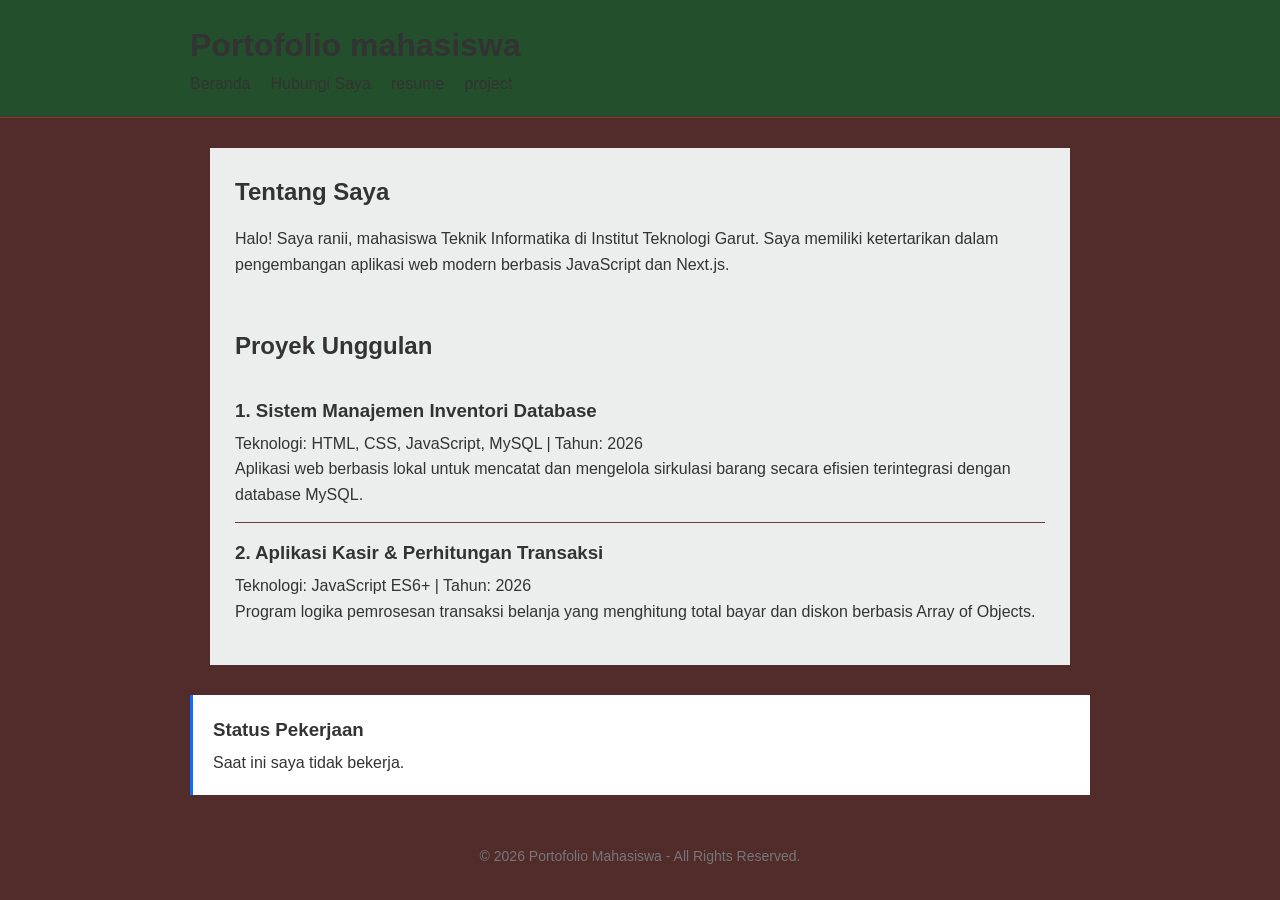
<file: index.html>
<!DOCTYPE html>
<html lang="id">

<head>
    <meta charset="UTF-8">
    <meta name="viewport" content="width=device-width, initialscale=1.0">
    <title>Modul 2 - portofolio mahasiswa</title>
    <link rel="stylesheet" href="style.css">
</head>

<body>
    <header>
        <h1>Portofolio mahasiswa</h1>
        <nav>
            <ul>
                <li><a href="index.html">Beranda</a></li>
                <li><a href="kontak.html">Hubungi Saya</a></li>
                <li><a href="resume.html">resume</a></li>
                <li><a href="project.html">project</a></li>
            </ul>
        </nav>
    </header>
    <hr>
    <main>
        <section id="tentang">
            <h2>Tentang Saya</h2>
            <p>Halo! Saya ranii, mahasiswa Teknik Informatika di
                Institut Teknologi Garut. Saya memiliki ketertarikan dalam pengembangan
                aplikasi web modern berbasis JavaScript dan Next.js.</p>
        </section>
        <hr>
        <section id="proyek">
            <h2>Proyek Unggulan</h2>

            <article>
                <header>
                    <h3>1. Sistem Manajemen Inventori Database</h3>
                    <p>Teknologi: HTML, CSS, JavaScript, MySQL | Tahun:
                        <time datetime="2026">2026</time>
                    </p>
                </header>
                <p>Aplikasi web berbasis lokal untuk mencatat dan
                    mengelola sirkulasi barang secara efisien terintegrasi dengan database
                    MySQL.</p>
            </article>
            <article>
                <header>
                    <h3>2. Aplikasi Kasir & Perhitungan Transaksi</h3>
                    <p>Teknologi: JavaScript ES6+ | Tahun: <time datetime="2026">2026</time></p>
                </header>
                <p>Program logika pemrosesan transaksi belanja yang
                    menghitung total bayar dan diskon berbasis Array of Objects.</p>
            </article>
        </section>
        <hr>
    </main>
    <hr>
    <aside>
        <h3>Status Pekerjaan</h3>
        <p>Saat ini saya tidak bekerja.</p>
    </aside>
    <hr>
    <footer>
        <p>&copy; 2026 Portofolio Mahasiswa - All Rights Reserved.</p>
    </footer>
</body>

</html>
</file>
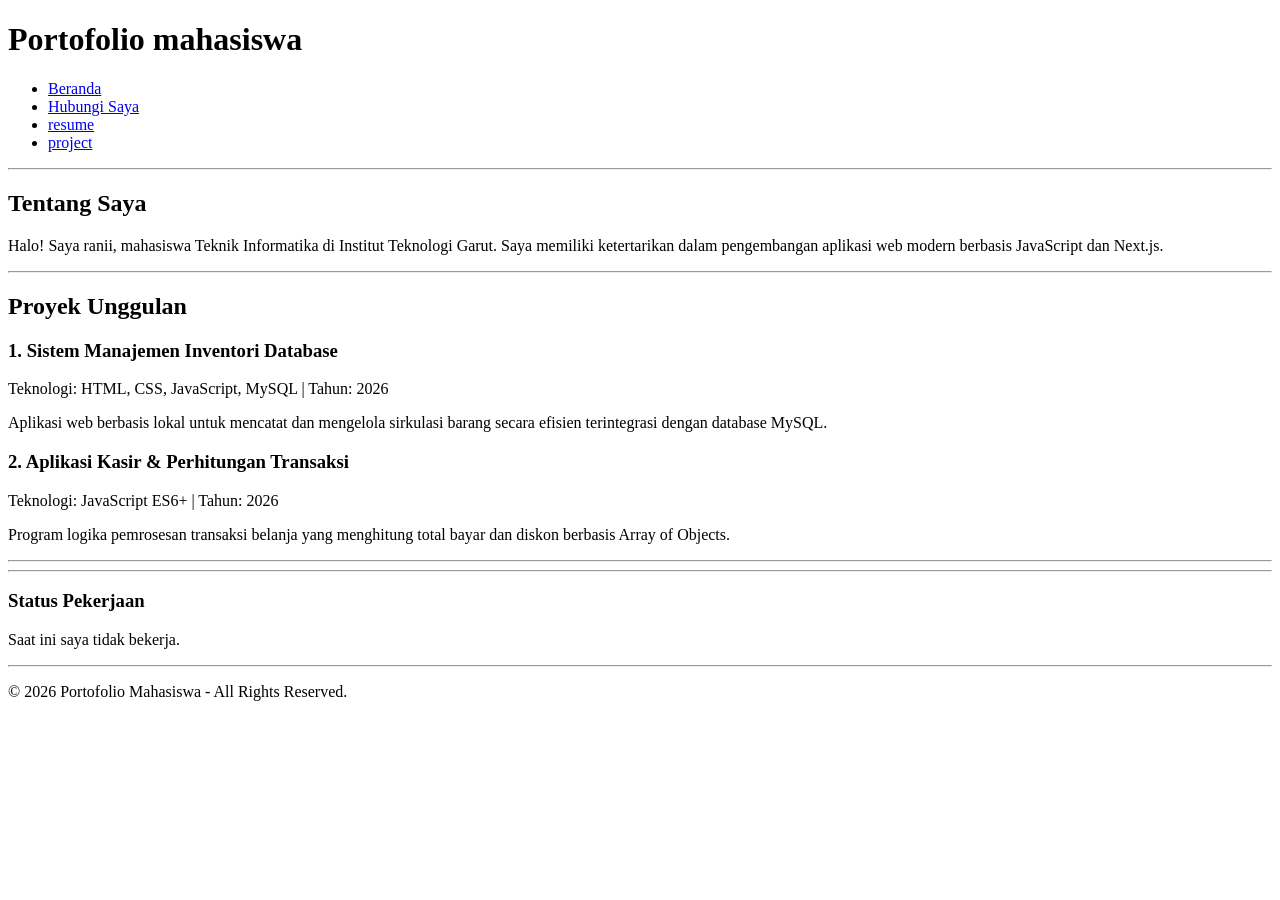
<file: modul 2/index.html>
<!DOCTYPE html>
<html lang="id">

<head>
    <meta charset="UTF-8">
    <meta name="viewport" content="width=device-width, initialscale=1.0">
    <title>Modul 2 - portofolio mahasiswa</title>
</head>

<body>
    <header>
        <h1>Portofolio mahasiswa</h1>
        <nav>
            <ul>
                <li><a href="index.html">Beranda</a></li>
                <li><a href="kontak.html">Hubungi Saya</a></li>
                <li><a href="resume.html">resume</a></li>
                <li><a href="project.html">project</a></li>
            </ul>
        </nav>
    </header>
    <hr>
    <main>
        <section id="tentang">
            <h2>Tentang Saya</h2>
            <p>Halo! Saya ranii, mahasiswa Teknik Informatika di
                Institut Teknologi Garut. Saya memiliki ketertarikan dalam pengembangan
                aplikasi web modern berbasis JavaScript dan Next.js.</p>
        </section>
        <hr>
        <section id="proyek">
            <h2>Proyek Unggulan</h2>

            <article>
                <header>
                    <h3>1. Sistem Manajemen Inventori Database</h3>
                    <p>Teknologi: HTML, CSS, JavaScript, MySQL | Tahun:
                        <time datetime="2026">2026</time>
                    </p>
                </header>
                <p>Aplikasi web berbasis lokal untuk mencatat dan
                    mengelola sirkulasi barang secara efisien terintegrasi dengan database
                    MySQL.</p>
            </article>
            <article>
                <header>
                    <h3>2. Aplikasi Kasir & Perhitungan Transaksi</h3>
                    <p>Teknologi: JavaScript ES6+ | Tahun: <time datetime="2026">2026</time></p>
                </header>
                <p>Program logika pemrosesan transaksi belanja yang
                    menghitung total bayar dan diskon berbasis Array of Objects.</p>
            </article>
        </section>
        <hr>
    </main>
    <hr>
    <aside>
        <h3>Status Pekerjaan</h3>
        <p>Saat ini saya tidak bekerja.</p>
    </aside>
    <hr>
    <footer>
        <p>&copy; 2026 Portofolio Mahasiswa - All Rights Reserved.</p>
    </footer>
</body>

</html>
</file>
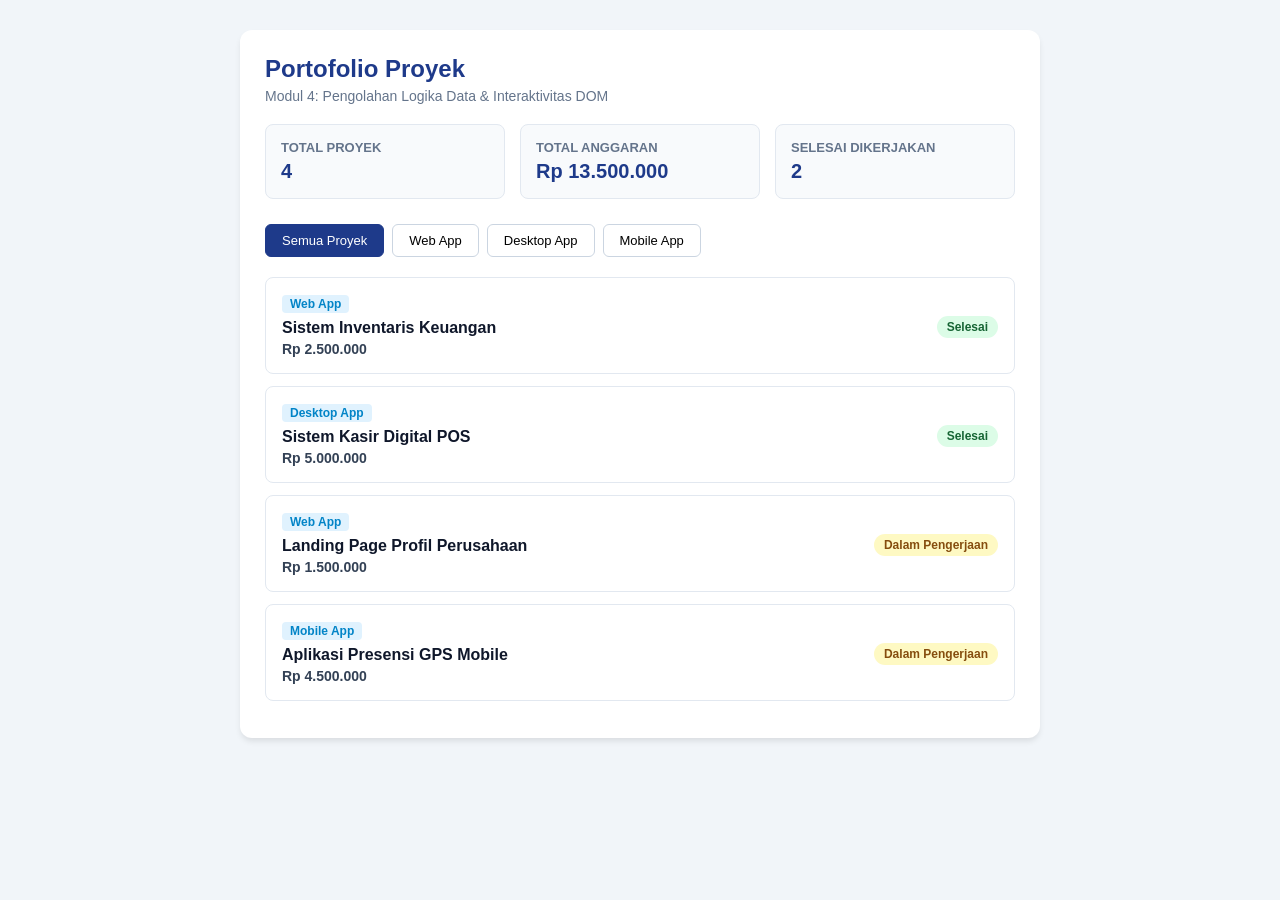
<file: modul_4/index.html>
<!DOCTYPE html>
<html lang="id">

<head>
   <meta charset="UTF-8">
   <meta name="viewport" content="width=device-width, initial-scale=1.0">
   <title>Dashboard Portofolio Proyek - Modul 4</title>
   <style>
      * {
         box-sizing: border-box;
         margin: 0;
         padding: 0;
         font-family: 'Segoe UI', Tahoma, Geneva, sans-serif;
      }

      body {
         background-color: #f1f5f9;
         color: #0f172a;
         padding: 30px 15px;
      }

      .container {
         max-width: 800px;
         margin: 0 auto;
         background: #ffffff;
         border-radius: 12px;
         padding: 25px;
         box-shadow: 0 4px 6px -1px rgba(0, 0, 0, 0.1);
      }

      h1 {
         color: #1e3a8a;
         font-size: 24px;
         margin-bottom: 5px;
      }

      p.subtitle {
         color: #64748b;
         margin-bottom: 20px;
         font-size: 14px;
      }

      .stats-grid {
         display: grid;
         grid-template-columns: repeat(auto-fit, minmax(200px, 1fr));
         gap: 15px;
         margin-bottom: 25px;
      }

      .stat-card {
         background: #f8fafc;
         border: 1px solid #e2e8f0;
         border-radius: 8px;
         padding: 15px;
         textalign: center;
      }

      .stat-card h3 {
         font-size: 13px;
         color: #64748b;
         text-transform: uppercase;
         margin-bottom: 5px;
      }

      .stat-card p {
         font-size: 20px;
         font-weight: bold;
         color: #1e3a8a;
      }

      .filter-group {
         display: flex;
         gap: 8px;
         margin-bottom: 20px;
         flex-wrap: wrap;
      }

      .btn-filter {
         padding: 8px 16px;
         border: 1px solid #cbd5e1;
         background: #ffffff;
         border-radius: 6px;
         cursor: pointer;
         font-size: 13px;
         font-weight: 500;
         transition: all 0.2s;
      }

      .btn-filter.active,
      .btn-filter:hover {
         background: #1e3a8a;
         color: #ffffff;
         border-color: #1e3a8a;
      }

      .project-card {
         border: 1px solid #e2e8f0;
         border-radius: 8px;
         padding: 16px;
         margin-bottom: 12px;
         display: flex;
         justify-content: space-between;
         align-items: center;
         background: #ffffff;
         transition: transform 0.15s ease;
      }

      .project-card:hover {
         transform: translateY(-2px);
         box-shadow: 0 4px 6px rgba(0, 0, 0, 0.05);
      }

      .project-info h4 {
         font-size: 16px;
         color: #0f172a;
         margin-bottom: 4px;
      }

      .project-category {
         display: inline-block;
         font-size: 12px;
         color: #0284c7;
         background: #e0f2fe;
         padding:
            2px 8px;
         border-radius: 4px;
         margin-bottom: 6px;
         font-weight: 600;
      }

      .project-budget {
         font-size: 14px;
         color: #334155;
         font-weight: 600;
      }

      .badge {
         padding: 4px 10px;
         border-radius: 20px;
         font-size: 12px;
         font-weight: 600;
      }

      .badge-success {
         background: #dcfce7;
         color: #166534;
      }

      .badge-pending {
         background: #fef9c3;
         color: #854d0e;
      }
   </style>
</head>

<body>
   <div class="container">
      <h1>Portofolio Proyek</h1>
      <p class="subtitle">Modul 4: Pengolahan Logika Data & Interaktivitas DOM</p>
      <!-- Kartu Ringkasan Statistik -->
      <div class="stats-grid">
         <div class="stat-card">
            <h3>Total Proyek</h3>
            <p id="stat-total-projects">0</p>
         </div>
         <div class="stat-card">
            <h3>Total Anggaran</h3>
            <p id="stat-total-budget">Rp 0</p>
         </div>
         <div class="stat-card">
            <h3>Selesai Dikerjakan</h3>
            <p id="stat-completed-projects">0</p>
         </div>
      </div>
      <!-- Tombol Filter Kategori -->
      <div class="filter-group">
         <button class="btn-filter active" data-category="Semua">Semua Proyek</button>
         <button class="btn-filter" data-category="Web App">Web App</button>
         <button class="btn-filter" data-category="Desktop App">Desktop App</button>
         <button class="btn-filter" data-category="Mobile App">Mobile App</button>
      </div>
      <!-- Kontainer Daftar Proyek -->
      <div id="project-list"></div>
   </div>
   <script src="main.js"></script>
</body>

</html>
</file>
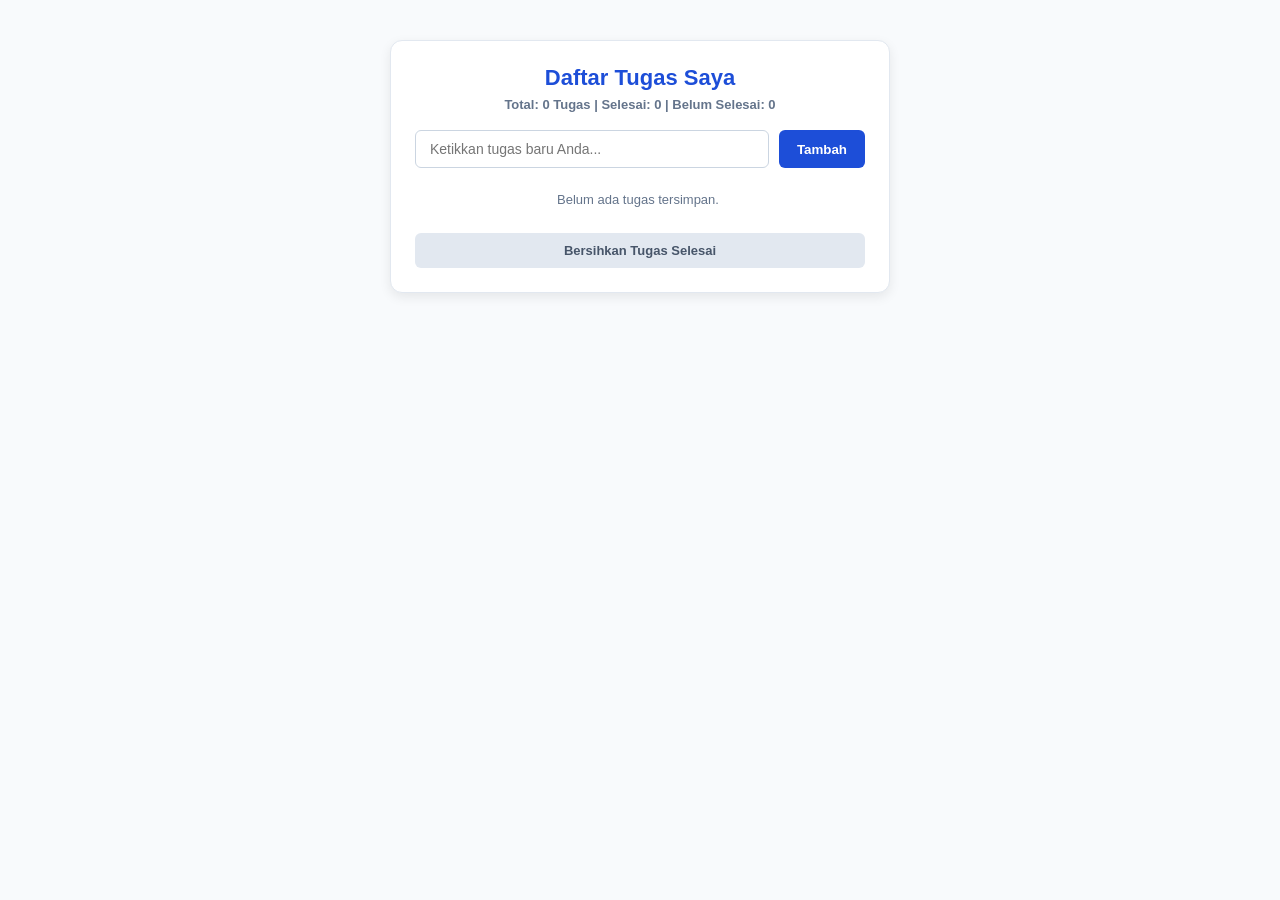
<file: modul_5/index.html>
<!DOCTYPE html>
<html lang="id">

<head>
    <meta charset="UTF-8">
    <meta name="viewport" content="width=device-width, initial-scale=1.0">
    <title>Aplikasi To-Do List - Modul 5</title>
    <link rel="stylesheet" href="style.css">
</head>

<body>
    <div class="todo-app">
        <h2>Daftar Tugas Saya</h2>

        <!-- Fitur 1: Ringkasan Jumlah Tugas -->
        <div id="taskCounter" class="task-counter">Total: 0 Tugas | Selesai: 0 | Belum Selesai: 0</div>

        <!-- Form Input Tugas -->
        <form id="todoForm" novalidate>
            <div class="input-section">
                <input type="text" id="taskInput" placeholder="Ketikkan tugas baru Anda...">
                <button type="submit" class="add-btn">Tambah</button>
            </div>
            <div class="error-message" id="inputError">Tugas tidak boleh kosong atau kurang dari 3 karakter!</div>
        </form>

        <!-- Daftar Tugas -->
        <ul class="todo-list" id="todoList"></ul>

        <!-- Fitur 2: Tombol Bersihkan Tugas Selesai -->
        <button id="clearCompletedBtn" class="clear-btn">Bersihkan Tugas Selesai</button>
    </div>
    <script src="script.js"></script>
</body>

</html>
</file>
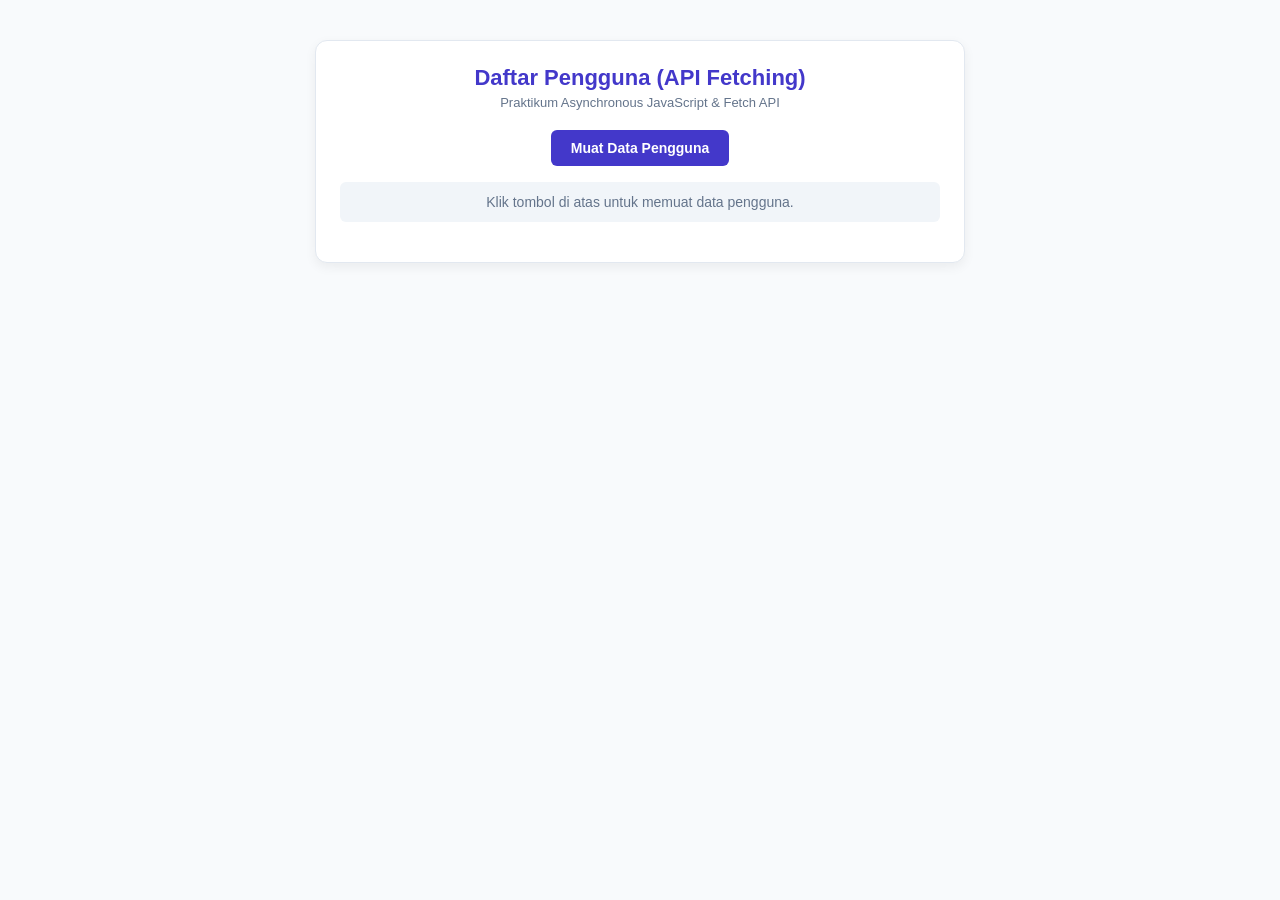
<file: modul_6/index.htm>
<!DOCTYPE html>
<html lang="id">
<head>
    <meta charset="UTF-8">
    <meta name="viewport" content="width=device-width, initial-scale=1.0">
    <title>Modul 6 - User Directory App</title>
    <link rel="stylesheet" href="style.css">
</head>
<body>
    <div class="container">
        <h2>Daftar Pengguna (API Fetching)</h2>
        <p class="subtitle">Praktikum Asynchronous JavaScript & Fetch API</p>

        <!-- Tombol Aksi -->
        <div class="actions-bar">
            <button id="btnFetch" class="btn-primary">Muat Data Pengguna</button>
        </div>

        <!-- Indikator Status (Loading & Pesan Error) -->
        <div id="statusMessage" class="status-msg">Klik tombol di atas untuk memuat data pengguna.</div>

        <!-- Kontainer Kartu Pengguna -->
        <div id="userList" class="user-grid"></div>
    </div>

    <script src="script.js"></script>
</body>
</html>
</file>
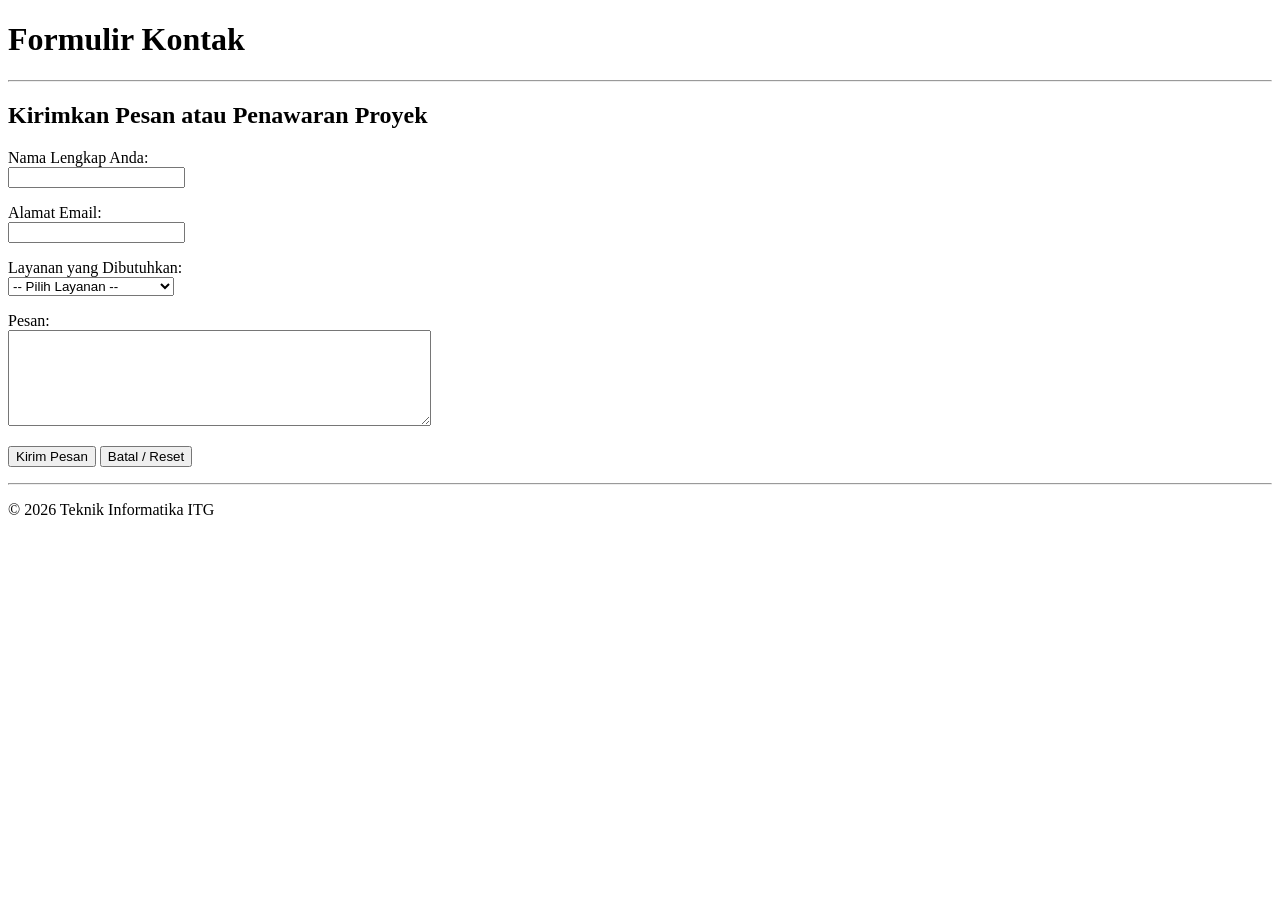
<file: kontak.html>
<!DOCTYPE html>
<html lang="id">

<head>
    <meta charset="UTF-8">
    <meta name="viewport" content="width=device-width, initialscale=1.0">
    <title>Modul 2 - Form Kontak</title>
</head>

<body>
    <header>
        <h1>Formulir Kontak</h1>
    </header>
    <hr>
    <main>
        <section>
            <h2>Kirimkan Pesan atau Penawaran Proyek</h2>
            <form>

                <p>
                    <label for="nama_pengirim">Nama Lengkap
                        Anda:</label><br>
                    <input type="text" id="nama_pengirim" name="nama_pengirim">
                </p>
                <p>
                    <label for="email_pengirim">Alamat
                        Email:</label><br>
                    <input type="email" id="email_pengirim" name="email_pengirim">
                </p>
                <p>
                    <label for="jenis_layanan">Layanan yang
                        Dibutuhkan:</label><br>
                    <select id="jenis_layanan" name="jenis_layanan">
                        <option value="">-- Pilih Layanan --</option>
                        <option value="web">Pembuatan Web</option>
                        <option value="app">Pengembangan
                            Aplikasi</option>
                        <option value="other">Lain-lain</option>
                    </select>
                </p>
                <p>
                    <label for="pesan">Pesan:</label><br>
                    <textarea id="pesan" name="pesan" rows="6" cols="50"></textarea>
                </p>
                <p>
                    <button type="submit">Kirim Pesan</button>
                    <button type="reset">Batal / Reset</button>
                </p>
            </form>
        </section>
    </main>
    <hr>
    <footer>
        <p>&copy; 2026 Teknik Informatika ITG</p>
    </footer>
</body>

</html>
</file>
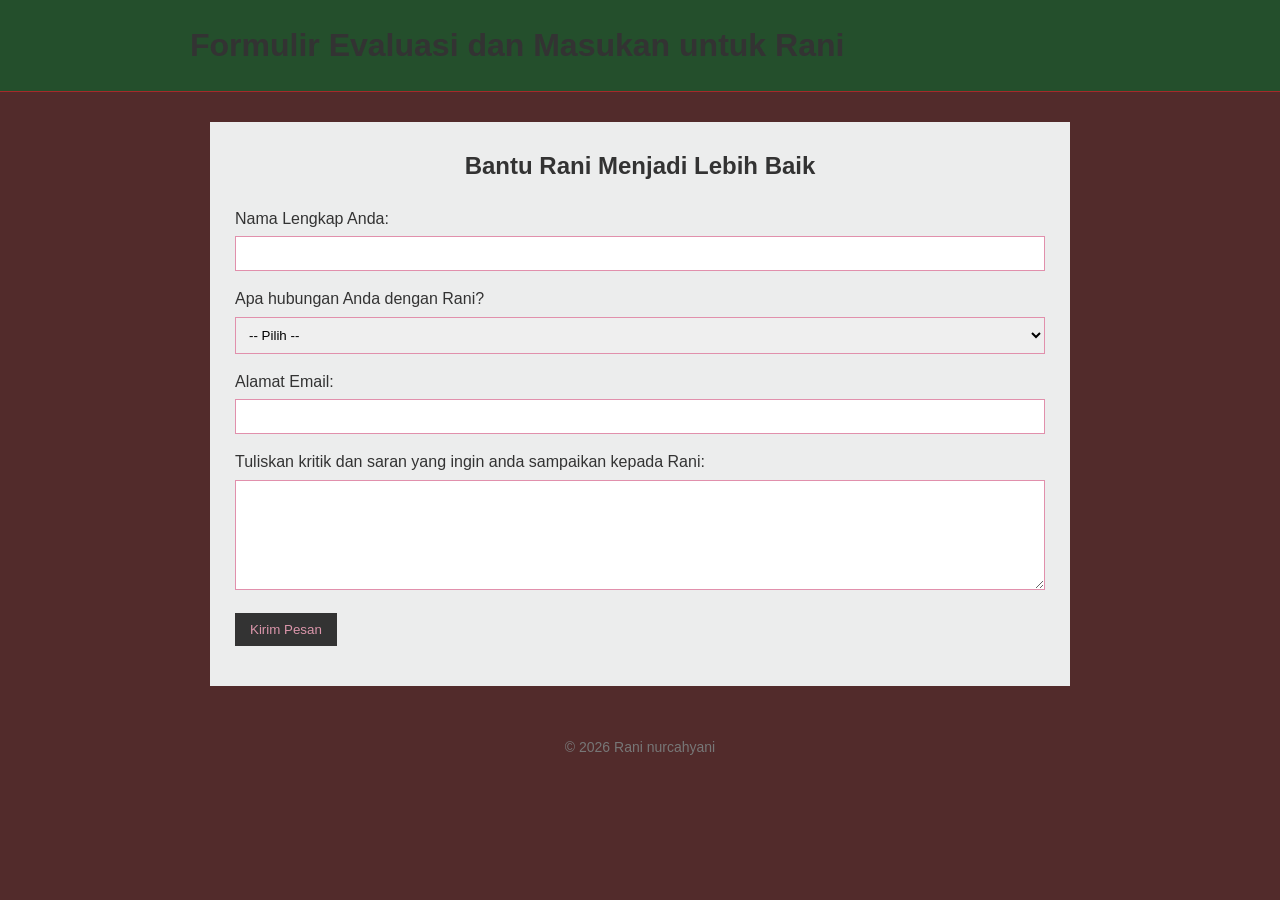
<file: project.html>
<!DOCTYPE html>
<html lang="id">

<head>
    <meta charset="UTF-8">
    <meta name="viewport" content="width=device-width, initialscale=1.0">
    <title>Modul 2 - Form Kontak</title>
    <link rel="stylesheet" href="style.css">
</head>

<body>
    <header>
        <h1>Formulir Evaluasi dan Masukan untuk Rani</h1>
    </header>
    <hr>
    <main>
        <section>
            <center><h2>Bantu Rani Menjadi Lebih Baik</h2></center>
            <form>

                <p>
                    <label for="nama_pengirim">Nama Lengkap
                        Anda:</label><br>
                    <input type="text" id="nama_pengirim" name="nama_pengirim">
                </p>
                <p>
                    <label for="jenis_layanan">Apa hubungan Anda dengan Rani?</label><br>
                    <select id="jenis_layanan" name="jenis_layanan">
                        <option value="">-- Pilih --</option>
                        <option value="app">Mantan hts</option>
                        <option value="web">Teman</option>
                        <option value="app">Teman Masa Kecil</option>
                        <option value="app">Orang tua</option>
                        <option value="other">Lain-lain</option>
                    </select>
                </p>
                <p>
                    <label for="email_pengirim">Alamat
                        Email:</label><br>
                    <input type="email" id="email_pengirim" name="email_pengirim">
                </p>
                <p>
                    <label for="pesan">Tuliskan kritik dan saran yang ingin anda sampaikan kepada Rani:</label><br>
                    <textarea id="pesan" name="pesan" rows="6" cols="50"></textarea>
                </p>
                <p>
                    <button type="submit">Kirim Pesan</button>
                </p>
            </form>
        </section>
    </main>
    <hr>
    <footer>
        <p>&copy; 2026 Rani nurcahyani</p>
    </footer>
</body>

</html>
</file>
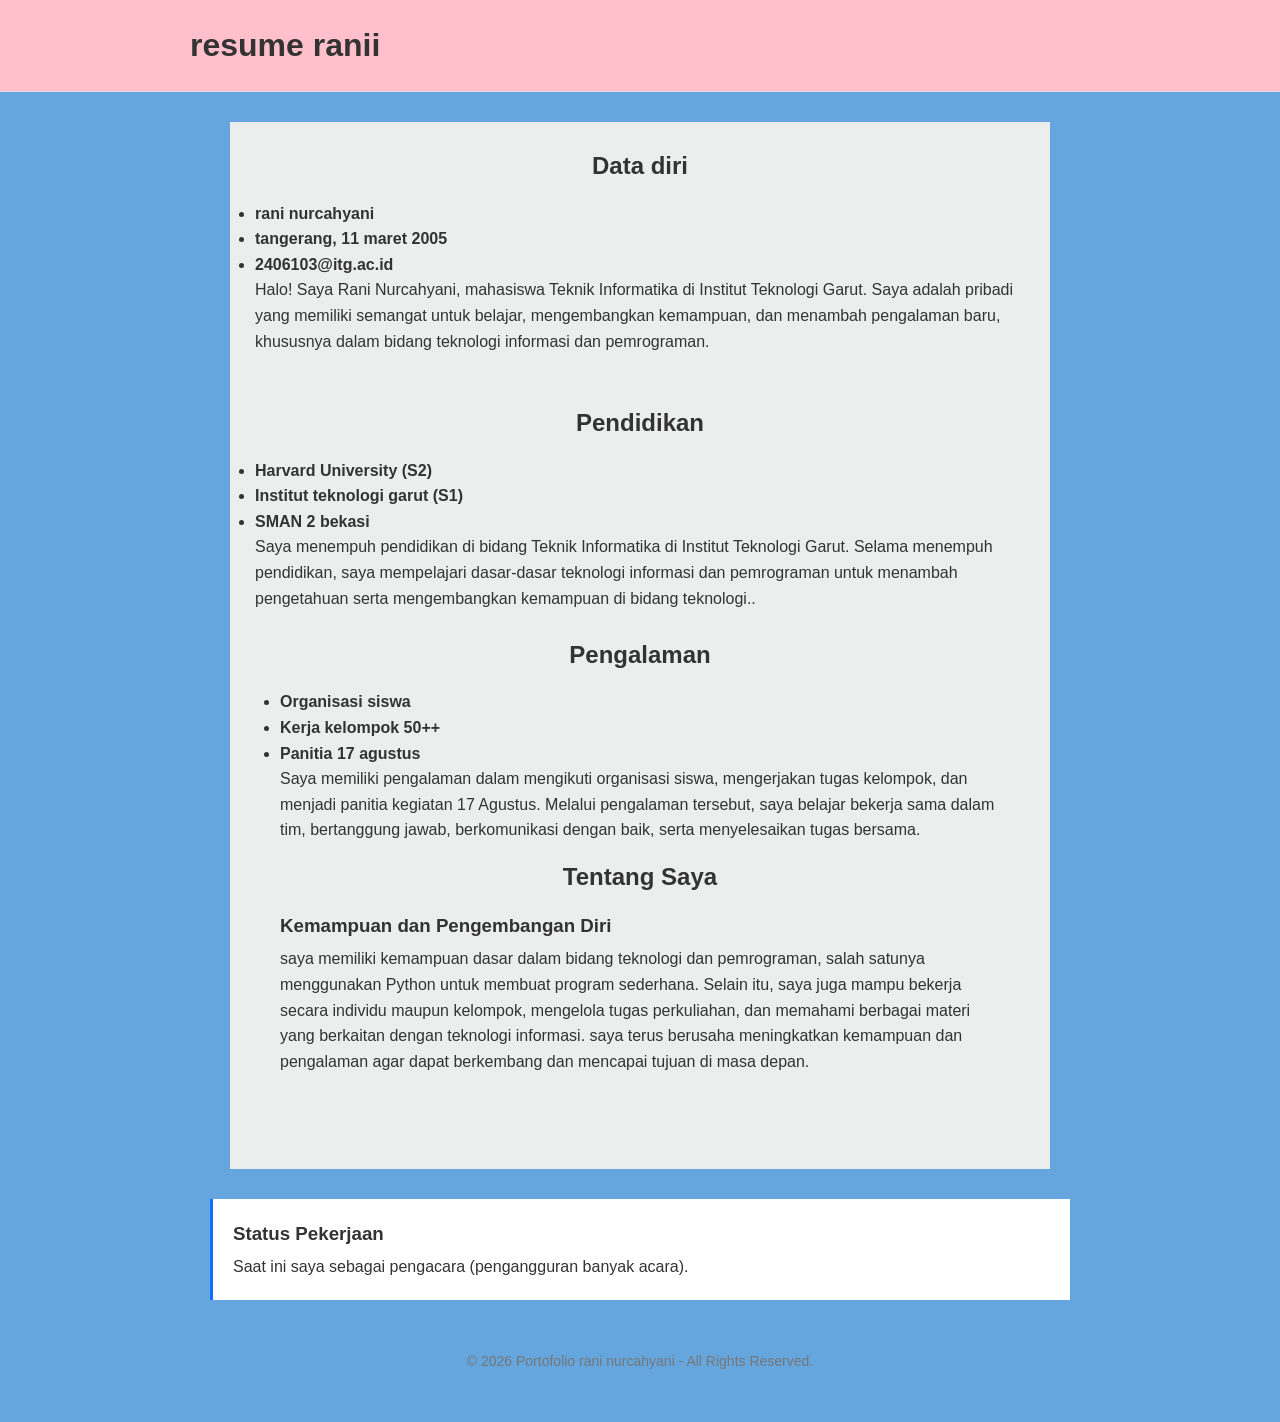
<file: resume.html>
<!DOCTYPE html>
<html lang="id">

<head>
    <meta charset="UTF-8">
    <meta name="viewport" content="width=device-width, initialscale=1.0">
    <title>Modul 2 - Form Kontak</title>
    <link rel="stylesheet" href="resume.css">
</head>

<body>
    <header>
        <h1>resume ranii</h1>
    </header>
    <hr>
    <main>
         <main>
        <section id="tentang">
            <center> <h2> Data diri </h2></center>
             <ul>
                <li>
                    <h4> rani nurcahyani</h4> </li>
                <li>
                    <h4> tangerang, 11 maret 2005</h4> </li>
                <li>
                    <h4> 2406103@itg.ac.id</h4> </li>
            </ul>
            
            <p>Halo! Saya Rani Nurcahyani, mahasiswa Teknik Informatika di Institut Teknologi Garut. 
                Saya adalah pribadi yang memiliki semangat untuk belajar, mengembangkan kemampuan, 
                dan menambah pengalaman baru, khususnya dalam bidang teknologi informasi dan pemrograman.</p>
        </section>
        <hr>
        <section id="Pendidikan">
            <center> <h2> Pendidikan </h2></center>

            <ul>
                <li>
                    <h4> Harvard University (S2) </h4> </li>
                <li>
                    <h4> Institut teknologi garut (S1)</h4> </li>
                <li>
                    <h4> SMAN 2 bekasi </h4> </li>
            </ul>

            <p>Saya menempuh pendidikan di bidang Teknik Informatika di Institut Teknologi Garut. 
            Selama menempuh pendidikan, saya mempelajari dasar-dasar teknologi informasi dan pemrograman 
            untuk menambah pengetahuan serta mengembangkan kemampuan di bidang teknologi..</p>

            <hr>
        <section id="Pendidikan">
            <center> <h2> Pengalaman </h2></center>

            <ul>
                <li>
                    <h4> Organisasi siswa </h4> </li>
                <li>
                    <h4> Kerja kelompok 50++</h4> </li>
                <li>
                    <h4> Panitia 17 agustus </h4> </li>
            </ul>

            <p>Saya memiliki pengalaman dalam mengikuti organisasi siswa, mengerjakan tugas kelompok, dan menjadi panitia kegiatan 17 Agustus. 
                Melalui pengalaman tersebut, saya belajar bekerja sama dalam tim, bertanggung jawab, berkomunikasi dengan baik, 
                serta menyelesaikan tugas bersama.</p>

            <hr>

            <article>
                <center> <h2> Tentang Saya </h2></center>
                <header>
                    <h3>Kemampuan dan Pengembangan Diri</h3>
                </header>
                <p>saya memiliki kemampuan dasar dalam bidang teknologi dan pemrograman, salah satunya menggunakan Python untuk membuat program sederhana. Selain itu, saya juga mampu bekerja secara individu maupun kelompok, mengelola tugas perkuliahan, dan memahami berbagai materi yang berkaitan dengan teknologi informasi. saya terus berusaha meningkatkan kemampuan dan pengalaman agar dapat berkembang dan mencapai tujuan di masa depan.</p>
            <article>  
        </section>
        <hr>
    </main>
    <hr>
    <aside>
        <h3>Status Pekerjaan</h3>
        <p>Saat ini saya sebagai pengacara (pengangguran banyak acara).</p>
    </aside>
    <hr>
    <footer>
        <p>&copy; 2026 Portofolio rani nurcahyani - All Rights Reserved.</p>
    </footer>
</body>

</html>
</file>
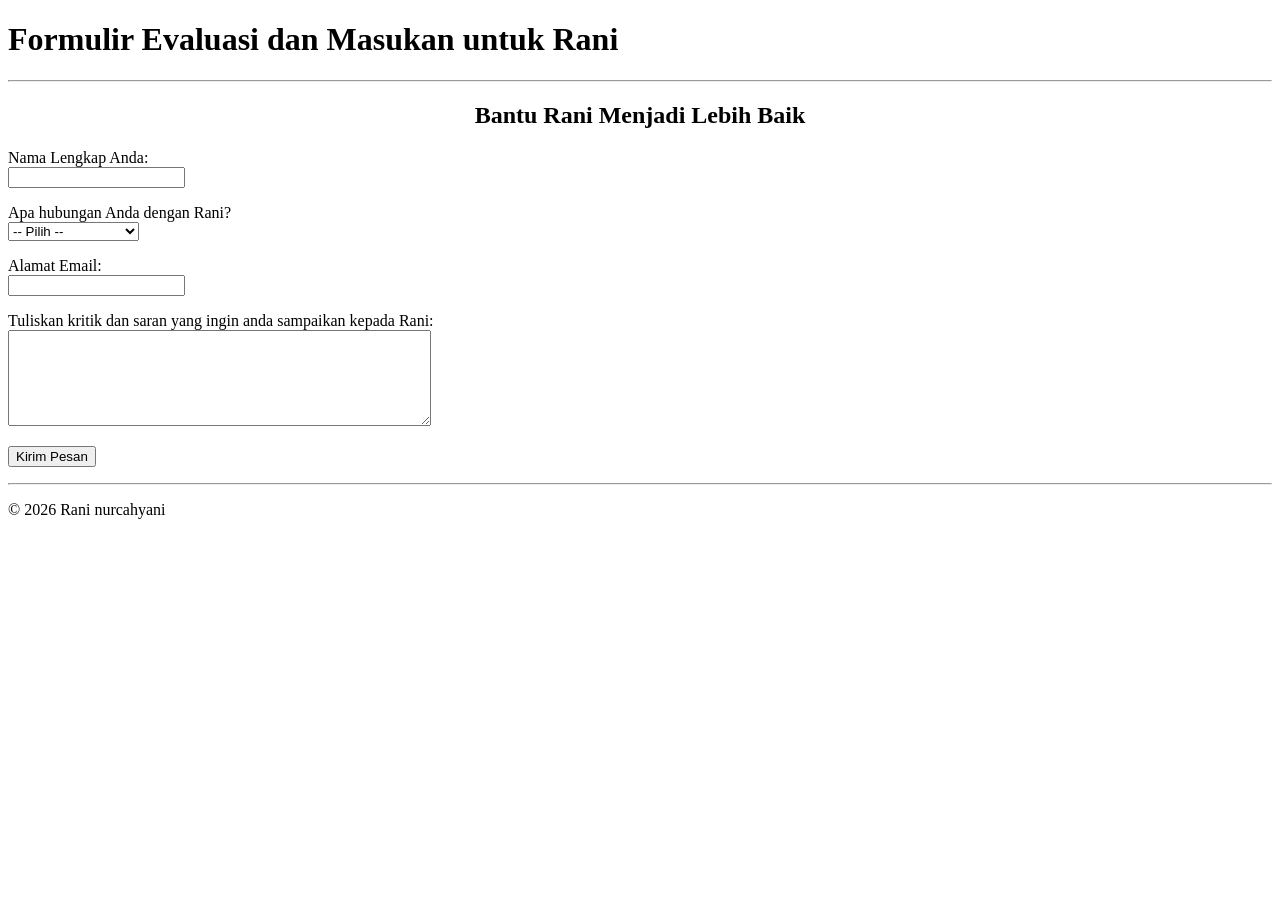
<file: modul 2/project.html>
<!DOCTYPE html>
<html lang="id">

<head>
    <meta charset="UTF-8">
    <meta name="viewport" content="width=device-width, initialscale=1.0">
    <title>Modul 2 - Form Kontak</title>
</head>

<body>
    <header>
        <h1>Formulir Evaluasi dan Masukan untuk Rani</h1>
    </header>
    <hr>
    <main>
        <section>
            <center><h2>Bantu Rani Menjadi Lebih Baik</h2></center>
            <form>

                <p>
                    <label for="nama_pengirim">Nama Lengkap
                        Anda:</label><br>
                    <input type="text" id="nama_pengirim" name="nama_pengirim">
                </p>
                <p>
                    <label for="jenis_layanan">Apa hubungan Anda dengan Rani?</label><br>
                    <select id="jenis_layanan" name="jenis_layanan">
                        <option value="">-- Pilih --</option>
                        <option value="app">Mantan hts</option>
                        <option value="web">Teman</option>
                        <option value="app">Teman Masa Kecil</option>
                        <option value="app">Orang tua</option>
                        <option value="other">Lain-lain</option>
                    </select>
                </p>
                <p>
                    <label for="email_pengirim">Alamat
                        Email:</label><br>
                    <input type="email" id="email_pengirim" name="email_pengirim">
                </p>
                <p>
                    <label for="pesan">Tuliskan kritik dan saran yang ingin anda sampaikan kepada Rani:</label><br>
                    <textarea id="pesan" name="pesan" rows="6" cols="50"></textarea>
                </p>
                <p>
                    <button type="submit">Kirim Pesan</button>
                </p>
            </form>
        </section>
    </main>
    <hr>
    <footer>
        <p>&copy; 2026 Rani nurcahyani</p>
    </footer>
</body>

</html>
</file>
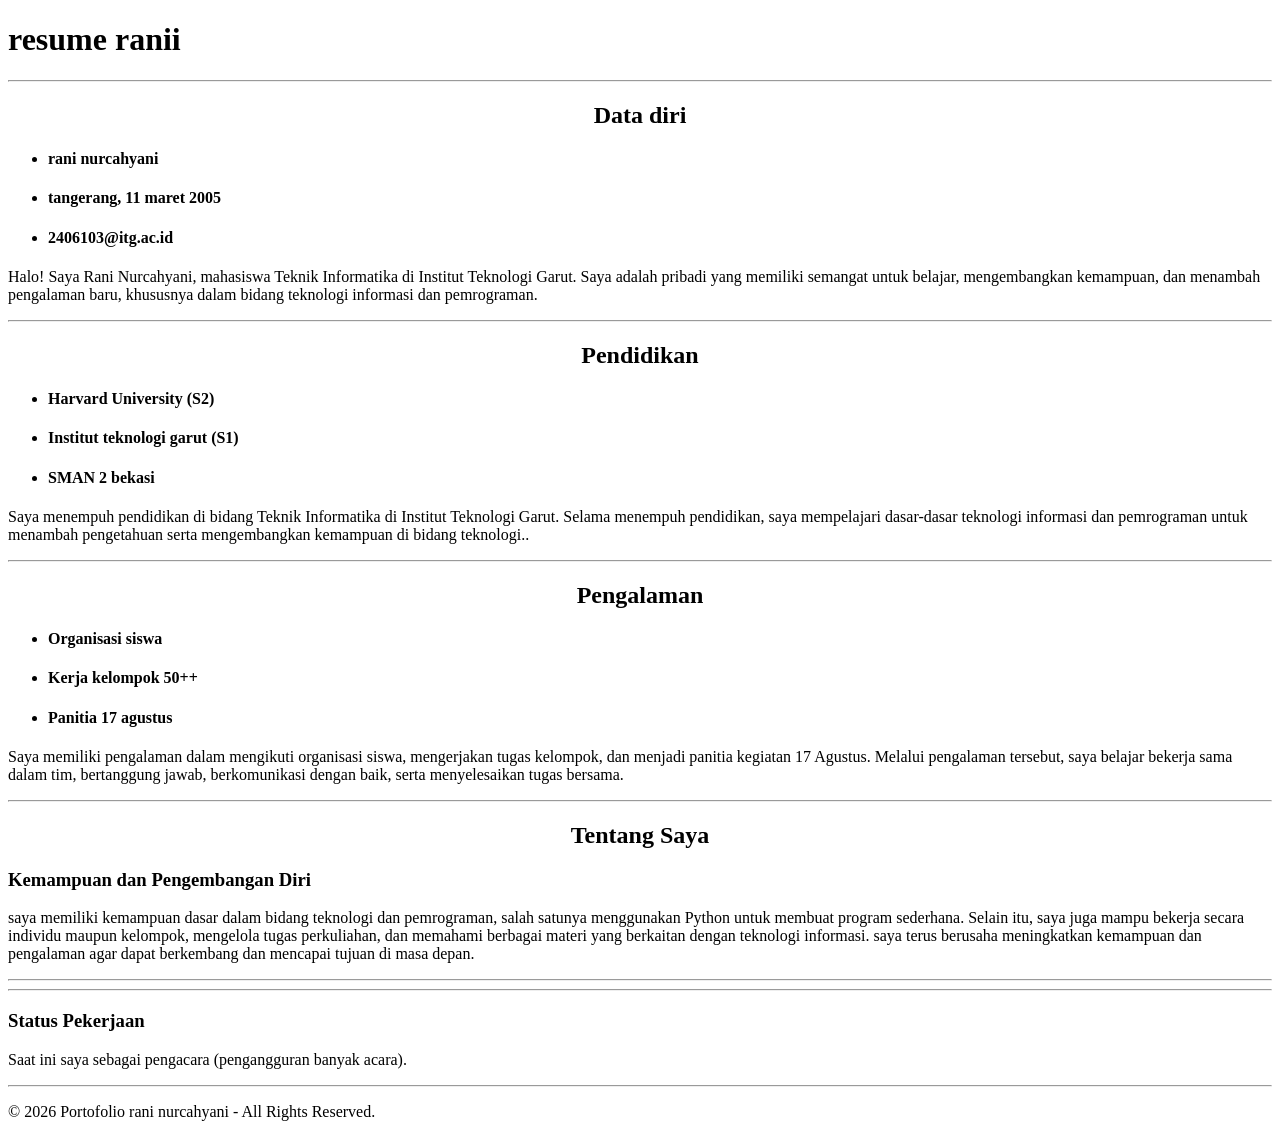
<file: modul 2/resume.html>
<!DOCTYPE html>
<html lang="id">

<head>
    <meta charset="UTF-8">
    <meta name="viewport" content="width=device-width, initialscale=1.0">
    <title>Modul 2 - Form Kontak</title>
</head>

<body>
    <header>
        <h1>resume ranii</h1>
    </header>
    <hr>
    <main>
         <main>
        <section id="tentang">
            <center> <h2> Data diri </h2></center>
             <ul>
                <li>
                    <h4> rani nurcahyani</h4> </li>
                <li>
                    <h4> tangerang, 11 maret 2005</h4> </li>
                <li>
                    <h4> 2406103@itg.ac.id</h4> </li>
            </ul>
            
            <p>Halo! Saya Rani Nurcahyani, mahasiswa Teknik Informatika di Institut Teknologi Garut. 
                Saya adalah pribadi yang memiliki semangat untuk belajar, mengembangkan kemampuan, 
                dan menambah pengalaman baru, khususnya dalam bidang teknologi informasi dan pemrograman.</p>
        </section>
        <hr>
        <section id="Pendidikan">
            <center> <h2> Pendidikan </h2></center>

            <ul>
                <li>
                    <h4> Harvard University (S2) </h4> </li>
                <li>
                    <h4> Institut teknologi garut (S1)</h4> </li>
                <li>
                    <h4> SMAN 2 bekasi </h4> </li>
            </ul>

            <p>Saya menempuh pendidikan di bidang Teknik Informatika di Institut Teknologi Garut. 
            Selama menempuh pendidikan, saya mempelajari dasar-dasar teknologi informasi dan pemrograman 
            untuk menambah pengetahuan serta mengembangkan kemampuan di bidang teknologi..</p>

            <hr>
        <section id="Pendidikan">
            <center> <h2> Pengalaman </h2></center>

            <ul>
                <li>
                    <h4> Organisasi siswa </h4> </li>
                <li>
                    <h4> Kerja kelompok 50++</h4> </li>
                <li>
                    <h4> Panitia 17 agustus </h4> </li>
            </ul>

            <p>Saya memiliki pengalaman dalam mengikuti organisasi siswa, mengerjakan tugas kelompok, dan menjadi panitia kegiatan 17 Agustus. 
                Melalui pengalaman tersebut, saya belajar bekerja sama dalam tim, bertanggung jawab, berkomunikasi dengan baik, 
                serta menyelesaikan tugas bersama.</p>

            <hr>

            <article>
                <center> <h2> Tentang Saya </h2></center>
                <header>
                    <h3>Kemampuan dan Pengembangan Diri</h3>
                </header>
                <p>saya memiliki kemampuan dasar dalam bidang teknologi dan pemrograman, salah satunya menggunakan Python untuk membuat program sederhana. Selain itu, saya juga mampu bekerja secara individu maupun kelompok, mengelola tugas perkuliahan, dan memahami berbagai materi yang berkaitan dengan teknologi informasi. saya terus berusaha meningkatkan kemampuan dan pengalaman agar dapat berkembang dan mencapai tujuan di masa depan.</p>
            <article>  
        </section>
        <hr>
    </main>
    <hr>
    <aside>
        <h3>Status Pekerjaan</h3>
        <p>Saat ini saya sebagai pengacara (pengangguran banyak acara).</p>
    </aside>
    <hr>
    <footer>
        <p>&copy; 2026 Portofolio rani nurcahyani - All Rights Reserved.</p>
    </footer>
</body>

</html>
</file>
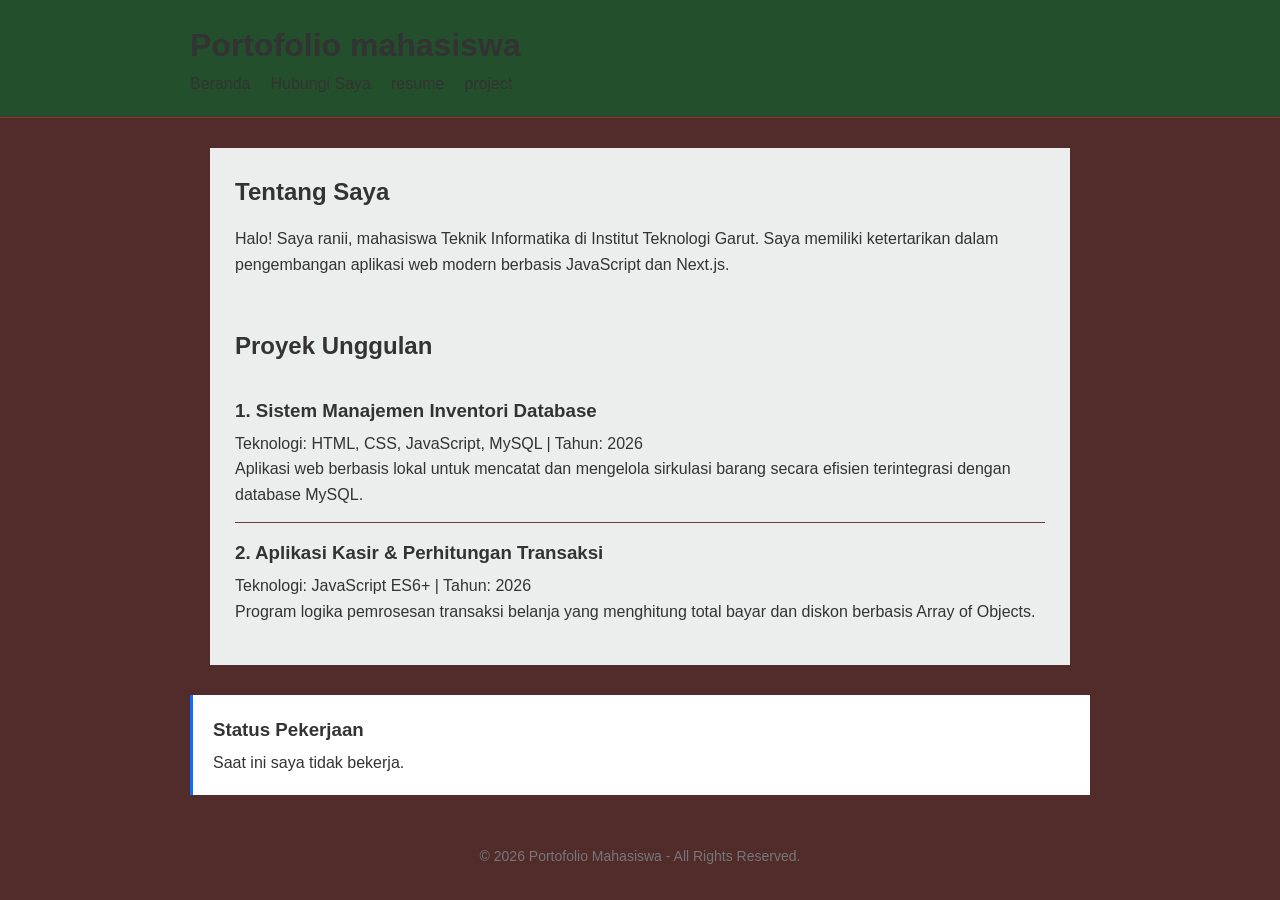
<file: modul_4/tugasmodul4/index md3.html>
<!DOCTYPE html>
<html lang="id">

<head>
    <meta charset="UTF-8">
    <meta name="viewport" content="width=device-width, initialscale=1.0">
    <title>Modul 2 - portofolio mahasiswa</title>
    <link rel="stylesheet" href="style.css">
</head>

<body>
    <header>
        <h1>Portofolio mahasiswa</h1>
        <nav>
            <ul>
                <li><a href="index md3.html">Beranda</a></li>
                <li><a href="kontak.html">Hubungi Saya</a></li>
                <li><a href="resume.html">resume</a></li>
                <li><a href="projek.html">project</a></li>
            </ul>
        </nav>
    </header>
    <hr>
    <main>
        <section id="tentang">
            <h2>Tentang Saya</h2>
            <p>Halo! Saya ranii, mahasiswa Teknik Informatika di
                Institut Teknologi Garut. Saya memiliki ketertarikan dalam pengembangan
                aplikasi web modern berbasis JavaScript dan Next.js.</p>
        </section>
        <hr>
        <section id="proyek">
            <h2>Proyek Unggulan</h2>

            <article>
                <header>
                    <h3>1. Sistem Manajemen Inventori Database</h3>
                    <p>Teknologi: HTML, CSS, JavaScript, MySQL | Tahun:
                        <time datetime="2026">2026</time>
                    </p>
                </header>
                <p>Aplikasi web berbasis lokal untuk mencatat dan
                    mengelola sirkulasi barang secara efisien terintegrasi dengan database
                    MySQL.</p>
            </article>
            <article>
                <header>
                    <h3>2. Aplikasi Kasir & Perhitungan Transaksi</h3>
                    <p>Teknologi: JavaScript ES6+ | Tahun: <time datetime="2026">2026</time></p>
                </header>
                <p>Program logika pemrosesan transaksi belanja yang
                    menghitung total bayar dan diskon berbasis Array of Objects.</p>
            </article>
        </section>
        <hr>
    </main>
    <hr>
    <aside>
        <h3>Status Pekerjaan</h3>
        <p>Saat ini saya tidak bekerja.</p>
    </aside>
    <hr>
    <footer>
        <p>&copy; 2026 Portofolio Mahasiswa - All Rights Reserved.</p>
    </footer>
</body>

</html>
</file>
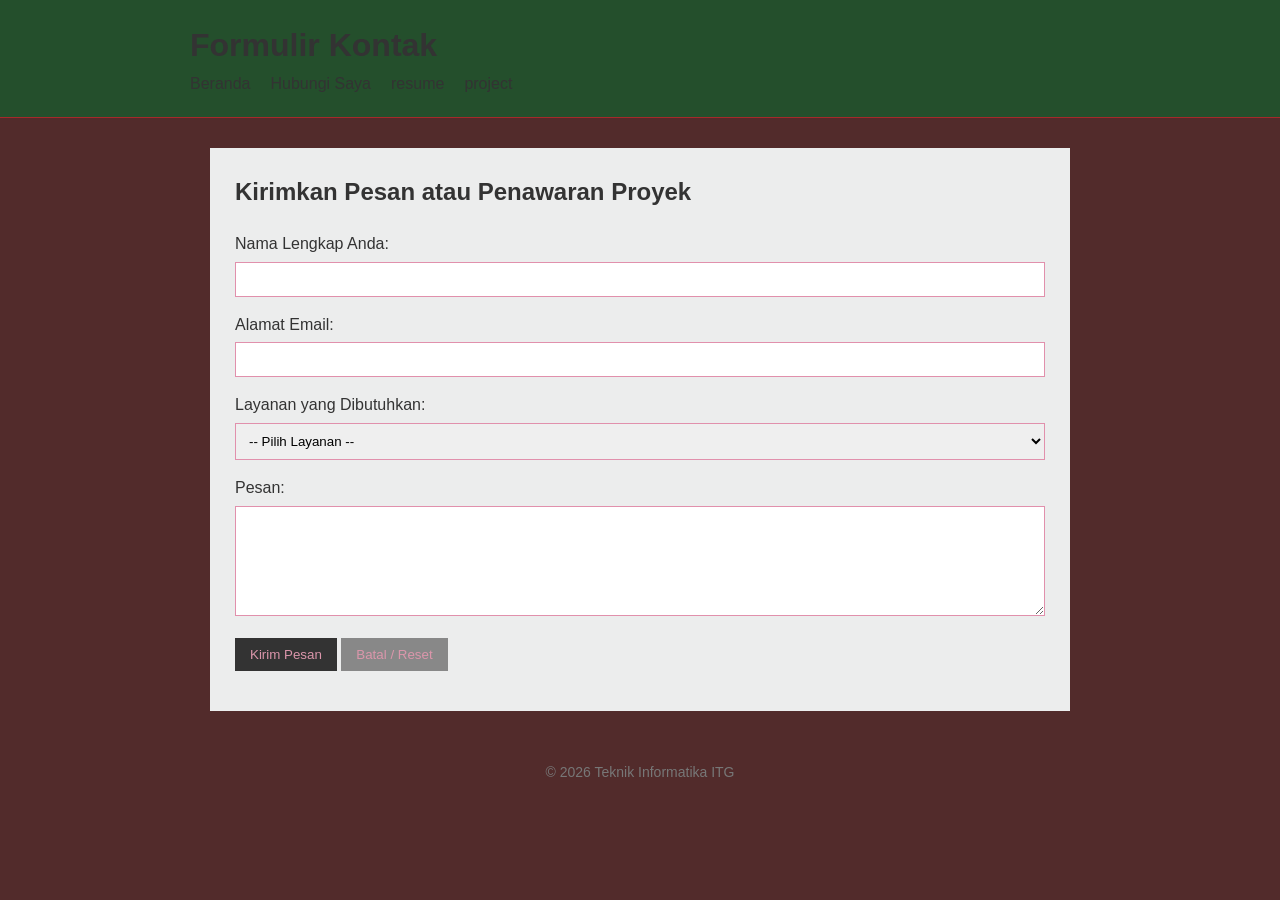
<file: modul_4/tugasmodul4/kontak.html>
<!DOCTYPE html>
<html lang="id">

<head>
    <meta charset="UTF-8">
    <meta name="viewport" content="width=device-width, initialscale=1.0">
    <title>Modul 2 - Form Kontak</title>
    <link rel="stylesheet" href="style.css">
</head>

<body>
    <header>
        <h1>Formulir Kontak</h1>
         <nav>
            <ul>
                <li><a href="index md3.html">Beranda</a></li>
                <li><a href="kontak.html">Hubungi Saya</a></li>
                <li><a href="resume.html">resume</a></li>
                <li><a href="projek.html">project</a></li>
            </ul>
        </nav>
    </header>
    <hr>
    <main>
        <section>
            <h2>Kirimkan Pesan atau Penawaran Proyek</h2>
            <form>

                <p>
                    <label for="nama_pengirim">Nama Lengkap
                        Anda:</label><br>
                    <input type="text" id="nama_pengirim" name="nama_pengirim">
                </p>
                <p>
                    <label for="email_pengirim">Alamat
                        Email:</label><br>
                    <input type="email" id="email_pengirim" name="email_pengirim">
                </p>
                <p>
                    <label for="jenis_layanan">Layanan yang
                        Dibutuhkan:</label><br>
                    <select id="jenis_layanan" name="jenis_layanan">
                        <option value="">-- Pilih Layanan --</option>
                        <option value="web">Pembuatan Web</option>
                        <option value="app">Pengembangan
                            Aplikasi</option>
                        <option value="other">Lain-lain</option>
                    </select>
                </p>
                <p>
                    <label for="pesan">Pesan:</label><br>
                    <textarea id="pesan" name="pesan" rows="6" cols="50"></textarea>
                </p>
                <p>
                    <button type="submit">Kirim Pesan</button>
                    <button type="reset">Batal / Reset</button>
                </p>
            </form>
        </section>
    </main>
    <hr>
    <footer>
        <p>&copy; 2026 Teknik Informatika ITG</p>
    </footer>
</body>

</html>
</file>
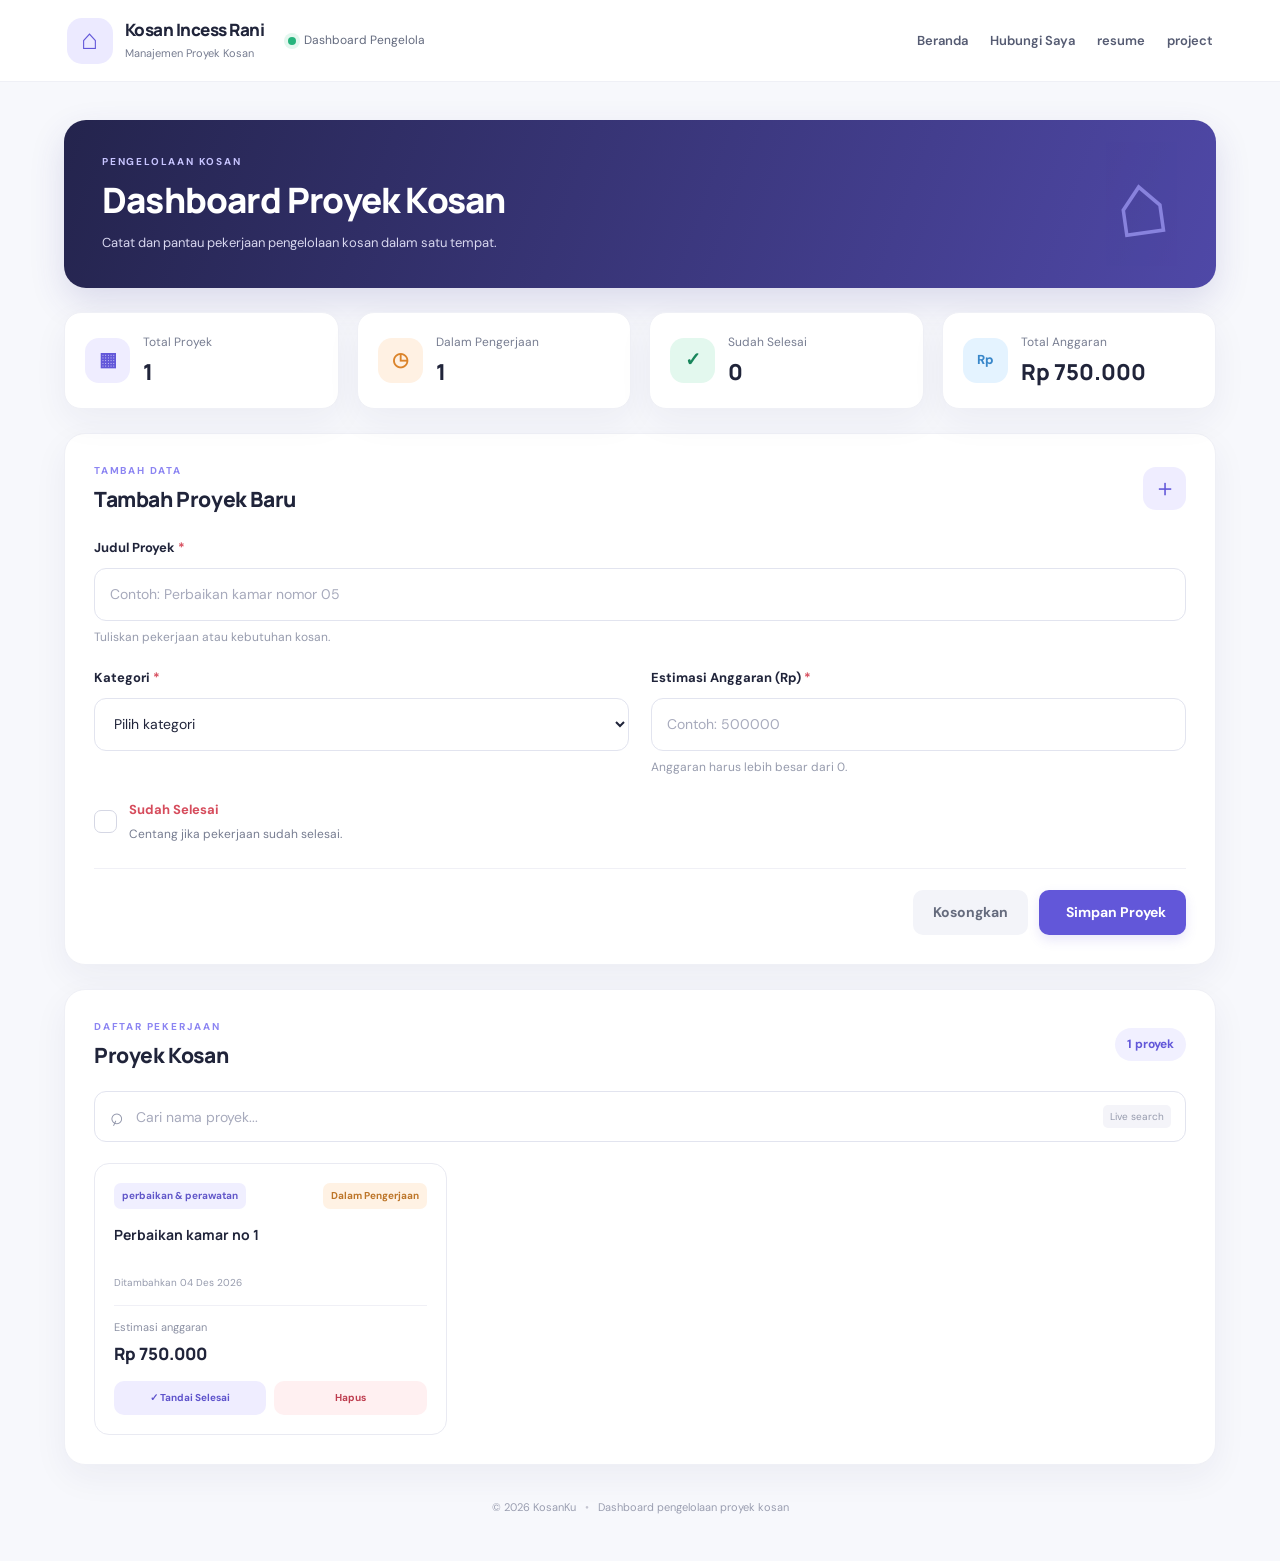
<file: modul_4/tugasmodul4/projek.html>
<!DOCTYPE html>
<html lang="id">
<head>
  <meta charset="UTF-8">
  <meta name="viewport" content="width=device-width, initial-scale=1.0">
  <title>Sistem Kosan | Manajemen Proyek</title>
  <link rel="stylesheet" href="projek.css">
  <script src="projek.js" defer></script>
</head>
<body>
  <header class="topbar">
    <a class="brand" href="#" aria-label="Beranda Sistem Kosan">
      <span class="brand-icon">⌂</span>
      <span><strong>Kosan Incess Rani</strong><small>Manajemen Proyek Kosan</small></span>
    </a>
    <span class="top-label"><span class="status-dot"></span> Dashboard Pengelola</span>
     <nav>
            <ul>
                <li><a href="index md3.html">Beranda</a></li>
                <li><a href="kontak.html">Hubungi Saya</a></li>
                <li><a href="resume.html">resume</a></li>
                <li><a href="projek.html">project</a></li>
            </ul>
        </nav>
  </header>


  <main class="container">
    <section class="welcome">
      <div>
        <p class="eyebrow">PENGELOLAAN KOSAN</p>
        <h1>Dashboard Proyek Kosan</h1>
        <p class="subtitle">Catat dan pantau pekerjaan pengelolaan kosan dalam satu tempat.</p>
      </div>
      <div class="welcome-mark" aria-hidden="true">⌂</div>
    </section>

    <section class="stats" aria-label="Statistik proyek">
      <article class="stat-card">
        <span class="stat-icon purple">▦</span>
        <div><p>Total Proyek</p><strong id="totalProyek">0</strong></div>
      </article>
      <article class="stat-card">
        <span class="stat-icon orange">◷</span>
        <div><p>Dalam Pengerjaan</p><strong id="proyekAktif">0</strong></div>
      </article>
      <article class="stat-card">
        <span class="stat-icon green">✓</span>
        <div><p>Sudah Selesai</p><strong id="proyekSelesai">0</strong></div>
      </article>
      <article class="stat-card">
        <span class="stat-icon blue">Rp</span>
        <div><p>Total Anggaran</p><strong id="totalAnggaran">Rp0</strong></div>
      </article>
    </section>

    <section class="panel form-panel">
      <div class="section-heading">
        <div>
          <p class="eyebrow">TAMBAH DATA</p>
          <h2>Tambah Proyek Baru</h2>
        </div>
        <span class="heading-icon">＋</span>
      </div>
      <form id="formProyek" novalidate>
        <div class="form-grid">
          <div class="field field-wide">
            <label for="judulProyek">Judul Proyek <span>*</span></label>
            <input id="judulProyek" name="judulProyek" type="text" placeholder="Contoh: Perbaikan kamar nomor 05" required>
            <small class="hint">Tuliskan pekerjaan atau kebutuhan kosan.</small>
          </div>
          <div class="field">
            <label for="kategoriProyek">Kategori <span>*</span></label>
            <select id="kategoriProyek" name="kategoriProyek" required>
              <option value="">Pilih kategori</option>
              <option value="Perbaikan & Perawatan">Perbaikan & Perawatan</option>
              <option value="Kebersihan & Sanitasi">Kebersihan & Sanitasi</option>
              <option value="Keamanan">Keamanan</option>
              <option value="Kelistrikan & Air">Kelistrikan & Air</option>
            </select>
          </div>
          <div class="field">
            <label for="anggaranProyek">Estimasi Anggaran (Rp) <span>*</span></label>
            <input id="anggaranProyek" name="anggaranProyek" type="number" min="1" step="1000" placeholder="Contoh: 500000" required>
            <small class="hint">Anggaran harus lebih besar dari 0.</small>
          </div>
          <div class="field field-wide checkbox-field">
            <label class="checkbox-label" for="statusSelesai">
              <input id="statusSelesai" name="statusSelesai" type="checkbox">
              <span class="custom-check"></span>
              <span><strong>Sudah Selesai</strong><small>Centang jika pekerjaan sudah selesai.</small></span>
            </label>
          </div>
        </div>
        <div id="pesanForm" class="form-message" role="alert" aria-live="polite"></div>
        <div class="form-actions">
          <button type="reset" class="btn btn-light" id="resetForm">Kosongkan</button>
          <button type="submit" class="btn btn-primary"><span></span> Simpan Proyek</button>
        </div>
      </form>
    </section>

    <section class="panel list-panel">
      <div class="section-heading list-heading">
        <div>
          <p class="eyebrow">DAFTAR PEKERJAAN</p>
          <h2>Proyek Kosan</h2>
        </div>
        <span class="project-count" id="labelJumlah">0 proyek</span>
      </div>
      <div class="search-row">
        <label class="search-box" for="cariProyek">
          <span aria-hidden="true">⌕</span>
          <input type="search" id="cariProyek" placeholder="Cari nama proyek..." autocomplete="off">
          <kbd>Live search</kbd>
        </label>
      </div>
      <div id="daftarProyek" class="project-grid"></div>
      <div id="kosong" class="empty-state">
        <span class="empty-icon">▤</span>
        <h3>Belum ada proyek</h3>
        <p>Tambahkan proyek pertama untuk mulai mengelola pekerjaan kosan.</p>
      </div>
    </section>
    <footer>© 2026 KosanKu <span>•</span> Dashboard pengelolaan proyek kosan</footer>
  </main>
</body>
</html>
</file>
<file: style.css>
/* Reset */
* {
    margin: 0;
    padding: 0;
    box-sizing: border-box;
}

body {
    font-family: Arial, sans-serif;
    background-color: rgb(82, 43, 43);
    color: #333;
    line-height: 1.6;
}

/* Header */
body>header {
    background-color: rgb(36, 79, 44);
    padding: 20px;
    border-bottom: 1px solid brown;
}

body>header h1 {
    max-width: 900px;
    margin: auto;
}

/* Navigation */
nav {
    max-width: 900px;
    margin: auto;
}

nav ul {
    display: flex;
    gap: 20px;
    list-style: none;
}

nav a {
    color: #333333;
    text-decoration: none;
}

nav a:hover {
    color: #e51616;
}

/* Main */
main {
    max-width: 900px;
    margin: 30px auto;
    padding: 0 20px;
}

section {
    background-color: rgb(236, 237, 237);
    padding: 25px;
}

/* Gambar */
main img {
    display: block;
    max-width: 100%;
    height: auto;
    margin: 0;
}

/* Judul */
h2 {
    margin-bottom: 15px;
}

h3 {
    margin-bottom: 5px;
}

/* Project */
#project {
    margin-top: 30px;
}

article {
    padding: 15px 0;
    border-bottom: 1px solid #6e3d3d;
}

article:last-child {
    border-bottom: none;
}

/* Form */
form {
    margin-top: 20px;
}

form p {
    margin-bottom: 15px;
}

label {
    display: inline-block;
    margin-bottom: 5px;
}

input[type="text"],
input[type="email"],
select,
textarea {
    width: 100%;
    padding: 9px;
    border: 1px solid #e190ac;
    font-family: Arial, sans-serif;
}

textarea {
    resize: vertical;
}

button {
    padding: 9px 15px;
    border: none;
    background-color: #333;
    color: rgb(219, 150, 171);
    cursor: pointer;
}

button[type="reset"] {
    background-color: #888;
}

button:hover {
    opacity: 0.8;
}

/* Aside */
aside {
    max-width: 900px;
    margin: 30px auto;
    padding: 20px;
    background-color: white;
    border-left: 3px solid #0d6efd;
}

/* Footer */
footer {
    padding: 20px;
    text-align: center;
    color: #777;
    font-size: 14px;
}

/* Garis <hr> */
hr {
    display: none;
}

/* Tampilan HP */
@media (max-width: 700px) {
    nav ul {
        flex-direction: column;
        gap: 8px;
    }

    main {
        margin-top: 20px;
    }

    main img {
        margin: 0 auto;
    }

    section {
        padding: 20px;
    }
}
</file>
<file: modul_5/style.css>
* {
    box-sizing: border-box;
    margin: 0;
    padding: 0;
}

body {
    font-family: 'Segoe UI', Tahoma, Geneva, Verdana, sans-serif;
    background-color: #f8fafc;
    color: #1e293b;
    padding: 40px 20px;
    display: flex;
    justify-content: center;
}

.todo-app {
    background: #ffffff;
    width: 100%;
    max-width: 500px;
    padding: 24px;
    border-radius: 12px;
    border: 1px solid #e2e8f0;
    box-shadow: 0 4px 12px rgba(0, 0, 0, 0.08);
}

h2 {
    color: #1d4ed8;
    margin-bottom: 6px;
    text-align: center;
    font-size: 22px;
}

/* Fitur 1: Tampilan Ringkasan Tugas */
.task-counter {
    text-align: center;
    font-size: 13px;
    color: #64748b;
    font-weight: 600;
    margin-bottom: 18px;
}

.input-section {
    display: flex;
    gap: 10px;
    margin-bottom: 8px;
}

input[type="text"] {
    flex: 1;
    padding: 10px 14px;
    border: 1px solid #cbd5e1;
    border-radius: 6px;
    font-size: 14px;
    outline: none;
}

input[type="text"].error {
    border-color: #dc3545;
    background-color: #fff5f5;
}

button.add-btn {
    background-color: #1d4ed8;
    color: white;
    border: none;
    padding: 10px 18px;
    border-radius: 6px;
    font-weight: bold;
    cursor: pointer;
}

button.add-btn:hover {
    background-color: #1e40af;
}

.error-message {
    color: #dc3545;
    font-size: 12px;
    margin-bottom: 14px;
    display: none;
}

/* Penanganan agar tidak overflow saat data banyak */
.todo-list {
    list-style: none;
    margin-top: 14px;
    margin-bottom: 16px;
    max-height: 320px;
    overflow-y: auto;
    padding-right: 4px;
}

/* Desain scrollbar internal */
.todo-list::-webkit-scrollbar {
    width: 6px;
}

.todo-list::-webkit-scrollbar-thumb {
    background-color: #cbd5e1;
    border-radius: 4px;
}

.todo-item {
    display: flex;
    align-items: center;
    justify-content: space-between;
    padding: 10px 12px;
    background-color: #f1f5f9;
    border-radius: 6px;
    margin-bottom: 8px;
}

.todo-item.completed {
    border-left: 4px solid #16a34a;
    opacity: 0.7;
}

.todo-item.completed .todo-text {
    text-decoration: line-through;
    color: #64748b;
}

.todo-text {
    font-size: 14px;
    flex: 1;
    margin-right: 10px;
}

.todo-actions {
    display: flex;
    gap: 6px;
}

.action-btn {
    border: none;
    padding: 5px 9px;
    border-radius: 4px;
    font-size: 12px;
    cursor: pointer;
    font-weight: bold;
}

.complete-btn {
    background-color: #16a34a;
    color: white;
}

.complete-btn:hover {
    background-color: #15803d;
}

.delete-btn {
    background-color: #dc2626;
    color: white;
}

.delete-btn:hover {
    background-color: #b91c1c;
}

/* Fitur 2: Tombol Bersihkan Tugas Selesai */
.clear-btn {
    width: 100%;
    background-color: #e2e8f0;
    color: #475569;
    border: none;
    padding: 10px;
    border-radius: 6px;
    font-weight: bold;
    cursor: pointer;
    font-size: 13px;
    transition: background-color 0.2s;
}

.clear-btn:hover {
    background-color: #cbd5e1;
    color: #1e293b;
}
</file>
<file: modul_6/style.css>
* { box-sizing: border-box; margin: 0; padding: 0; }
body {
    font-family: 'Segoe UI', Tahoma, Geneva, Verdana, sans-serif;
    background-color: #f8fafc; color: #1e293b; padding: 40px 20px;
    display: flex; justify-content: center;
}
.container {
    background: #ffffff; width: 100%; max-width: 650px; padding: 24px;
    border-radius: 12px; border: 1px solid #e2e8f0; box-shadow: 0 4px 12px rgba(0,0,0,0.06);
}
h2 { color: #4338ca; text-align: center; margin-bottom: 4px; font-size: 22px; }
.subtitle { color: #64748b; text-align: center; font-size: 13px; margin-bottom: 20px; }
.actions-bar { display: flex; justify-content: center; margin-bottom: 16px; }
button.btn-primary {
    background-color: #4338ca; color: white; border: none; padding: 10px 20px;
    border-radius: 6px; font-weight: bold; cursor: pointer; font-size: 14px;
    transition: background-color 0.2s;
}
button.btn-primary:hover { background-color: #3730a3; }
button:disabled { background-color: #94a3b8; cursor: not-allowed; }
.status-msg {
    text-align: center; font-size: 14px; color: #64748b; padding: 12px;
    border-radius: 6px; background-color: #f1f5f9; margin-bottom: 16px;
}
.status-msg.error { background-color: #fef2f2; color: #dc2626; border: 1px solid #fecaca; }
.user-grid {
    display: grid; grid-template-columns: repeat(auto-fit, minmax(250px, 1fr));
    gap: 12px;
}
.user-card {
    background: #ffffff; border: 1px solid #e2e8f0; border-radius: 8px; padding: 14px;
}
.user-name { font-size: 15px; font-weight: bold; color: #0f172a; margin-bottom: 4px; }
.user-email { font-size: 13px; color: #0284c7; margin-bottom: 4px; }
.user-company { font-size: 12px; color: #64748b; }
</file>
<file: resume.css>
/* Reset */
* {
    margin: 0;
    padding: 0;
    box-sizing: border-box;
}

body {
    font-family: Arial, sans-serif;
    background-color: #65a6de;
    color: #333;
    line-height: 1.6;
}

/* Header */
body>header {
    background-color: pink;
    padding: 20px;
    border-bottom: 1px solid #ddd;
}

body>header h1 {
    max-width: 900px;
    margin: auto;
}

/* Navigation */
nav {
    max-width: 900px;
    margin: auto;
}

nav ul {
    display: flex;
    gap: 20px;
    list-style: none;
}

nav a {
    color: #333333;
    text-decoration: none;
}

nav a:hover {
    color: #f5efef;
}

/* Main */
main {
    max-width: 900px;
    margin: 30px auto;
    padding: 0 20px;
}

section {
    background-color: rgb(236, 237, 237);
    padding: 25px;
}

/* Gambar */
main img {
    display: block;
    max-width: 100%;
    height: auto;
    margin: 0;
}

/* Judul */
h2 {
    margin-bottom: 15px;
}

h3 {
    margin-bottom: 5px;
}

/* Project */
#project {
    margin-top: 30px;
}

article {
    padding: 15px 0;
    border-bottom: 1px solid #6e3d3d;
}

article:last-child {
    border-bottom: none;
}

/* Form */
form {
    margin-top: 20px;
}

form p {
    margin-bottom: 15px;
}

label {
    display: inline-block;
    margin-bottom: 5px;
}

input[type="text"],
input[type="email"],
select,
textarea {
    width: 100%;
    padding: 9px;
    border: 1px solid #e190ac;
    font-family: Arial, sans-serif;
}

textarea {
    resize: vertical;
}

button {
    padding: 9px 15px;
    border: none;
    background-color: #333;
    color: rgb(219, 150, 171);
    cursor: pointer;
}

button[type="reset"] {
    background-color: #888;
}

button:hover {
    opacity: 0.8;
}

/* Aside */
aside {
    max-width: 900px;
    margin: 30px auto;
    padding: 20px;
    background-color: white;
    border-left: 3px solid #0d6efd;
}

/* Footer */
footer {
    padding: 20px;
    text-align: center;
    color: #777;
    font-size: 14px;
}

/* Garis <hr> */
hr {
    display: none;
}

/* Tampilan HP */
@media (max-width: 700px) {
    nav ul {
        flex-direction: column;
        gap: 8px;
    }

    main {
        margin-top: 20px;
    }

    main img {
        margin: 0 auto;
    }

    section {
        padding: 20px;
    }
}
</file>
<file: modul_4/tugasmodul4/style.css>
/* Reset */
* {
    margin: 0;
    padding: 0;
    box-sizing: border-box;
}

body {
    font-family: Arial, sans-serif;
    background-color: rgb(82, 43, 43);
    color: #333;
    line-height: 1.6;
}

/* Header */
body>header {
    background-color: rgb(36, 79, 44);
    padding: 20px;
    border-bottom: 1px solid brown;
}

body>header h1 {
    max-width: 900px;
    margin: auto;
}

/* Navigation */
nav {
    max-width: 900px;
    margin: auto;
}

nav ul {
    display: flex;
    gap: 20px;
    list-style: none;
}

nav a {
    color: #333333;
    text-decoration: none;
}

nav a:hover {
    color: #e51616;
}

/* Main */
main {
    max-width: 900px;
    margin: 30px auto;
    padding: 0 20px;
}

section {
    background-color: rgb(236, 237, 237);
    padding: 25px;
}

/* Gambar */
main img {
    display: block;
    max-width: 100%;
    height: auto;
    margin: 0;
}

/* Judul */
h2 {
    margin-bottom: 15px;
}

h3 {
    margin-bottom: 5px;
}

/* Project */
#project {
    margin-top: 30px;
}

article {
    padding: 15px 0;
    border-bottom: 1px solid #6e3d3d;
}

article:last-child {
    border-bottom: none;
}

/* Form */
form {
    margin-top: 20px;
}

form p {
    margin-bottom: 15px;
}

label {
    display: inline-block;
    margin-bottom: 5px;
}

input[type="text"],
input[type="email"],
select,
textarea {
    width: 100%;
    padding: 9px;
    border: 1px solid #e190ac;
    font-family: Arial, sans-serif;
}

textarea {
    resize: vertical;
}

button {
    padding: 9px 15px;
    border: none;
    background-color: #333;
    color: rgb(219, 150, 171);
    cursor: pointer;
}

button[type="reset"] {
    background-color: #888;
}

button:hover {
    opacity: 0.8;
}

/* Aside */
aside {
    max-width: 900px;
    margin: 30px auto;
    padding: 20px;
    background-color: white;
    border-left: 3px solid #0d6efd;
}

/* Footer */
footer {
    padding: 20px;
    text-align: center;
    color: #777;
    font-size: 14px;
}

/* Garis <hr> */
hr {
    display: none;
}

/* Tampilan HP */
@media (max-width: 700px) {
    nav ul {
        flex-direction: column;
        gap: 8px;
    }

    main {
        margin-top: 20px;
    }

    main img {
        margin: 0 auto;
    }

    section {
        padding: 20px;
    }
}
</file>
<file: modul_4/tugasmodul4/projek.css>
@import url('https://fonts.googleapis.com/css2?family=DM+Sans:wght@400;500;600;700&family=Manrope:wght@400;500;600;700;800&display=swap');

/* =========================
   VARIABEL & RESET
========================= */
:root {
  --ink: #20243a;
  --muted: #777d91;
  --line: #e9eaf2;
  --surface: #ffffff;
  --background: #f7f8fc;
  --primary: #6257d9;
  --primary-dark: #4f45c4;
  --green: #16845b;
  --red: #c43f51;
  --shadow: 0 12px 35px rgba(42, 43, 83, .055);
}

* {
  box-sizing: border-box;
}

html {
  scroll-behavior: smooth;
}

body {
  margin: 0;
  background: var(--background);
  color: var(--ink);
  font-family: 'DM Sans', sans-serif;
  font-size: 14px;
  line-height: 1.6;
}

button,
input,
select {
  font: inherit;
}

button {
  cursor: pointer;
}

h1,
h2,
h3,
p {
  margin-top: 0;
}

/* =========================
   HEADER & NAVBAR
========================= */
.topbar {
  min-height: 82px;
  padding: 14px 5.2%;
  display: flex;
  align-items: center;
  justify-content: space-between;
  gap: 24px;
  background: #fff;
  border-bottom: 1px solid #eff0f6;
  position: relative;
  z-index: 10;
}

/* Logo dan nama kosan */
.brand {
  display: flex;
  align-items: center;
  gap: 12px;
  color: inherit;
  text-decoration: none;
  flex-shrink: 0;
}

.brand-icon {
  display: grid;
  place-items: center;
  width: 46px;
  height: 46px;
  border-radius: 15px;
  background: #eceaff;
  color: var(--primary);
  font-size: 28px;
  font-weight: 700;
}

.brand strong {
  display: block;
  font: 800 17px 'Manrope', sans-serif;
  letter-spacing: -.5px;
  line-height: 1.4;
}

.brand small {
  display: block;
  color: var(--muted);
  font-size: 11px;
  margin-top: 3px;
}

/* Status dashboard */
.top-label {
  display: flex;
  align-items: center;
  gap: 8px;
  color: #636a7e;
  font-size: 12px;
  white-space: nowrap;
}

.status-dot {
  width: 8px;
  height: 8px;
  flex-shrink: 0;
  border-radius: 50%;
  background: #27b47d;
  box-shadow: 0 0 0 4px #e4f7ef;
}

/* Menu navigasi horizontal */
.topbar nav {
  margin-left: auto;
  flex-shrink: 0;
}

.topbar nav ul {
  display: flex;
  flex-direction: row;
  align-items: center;
  justify-content: flex-end;
  gap: 22px;
  list-style: none;
  margin: 0;
  padding: 0;
}

.topbar nav ul li {
  list-style: none;
  margin: 0;
  padding: 0;
}

.topbar nav ul li a {
  display: inline-block;
  color: #555b72;
  text-decoration: none;
  font-family: 'DM Sans', sans-serif;
  font-size: 13px;
  font-weight: 600;
  white-space: nowrap;
  transition: color .2s ease;
}

.topbar nav ul li a:hover {
  color: var(--primary);
}

/* =========================
   KONTEN UTAMA
========================= */
.container {
  width: min(1240px, 90%);
  margin: 38px auto 24px;
}

/* =========================
   BANNER SELAMAT DATANG
========================= */
.welcome {
  display: flex;
  align-items: center;
  justify-content: space-between;
  gap: 20px;
  background: linear-gradient(110deg, #24244d, #4f48a7);
  color: white;
  border-radius: 22px;
  padding: 34px 38px;
  overflow: hidden;
  box-shadow: 0 14px 35px rgba(60, 54, 143, .15);
}

.eyebrow {
  margin: 0 0 8px;
  color: #8b84f2;
  font-size: 10px;
  font-weight: 700;
  letter-spacing: 1.8px;
}

.welcome .eyebrow {
  color: #c7c4ff;
}

h1 {
  font: 800 clamp(25px, 3vw, 35px) 'Manrope', sans-serif;
  margin-bottom: 8px;
  letter-spacing: -.8px;
  line-height: 1.3;
}

.subtitle {
  color: #d8d7ef;
  margin-bottom: 0;
  font-size: 13px;
  line-height: 1.7;
}

.welcome-mark {
  flex-shrink: 0;
  font-size: 90px;
  line-height: 1;
  color: #aaa5ff;
  opacity: .65;
  transform: rotate(-8deg);
  padding-right: 10px;
}

/* =========================
   KARTU STATISTIK
========================= */
.stats {
  display: grid;
  grid-template-columns: repeat(4, minmax(0, 1fr));
  gap: 18px;
  margin: 24px 0;
}

.stat-card {
  display: flex;
  align-items: center;
  gap: 13px;
  background: var(--surface);
  padding: 20px;
  border: 1px solid #eff0f6;
  border-radius: 17px;
  box-shadow: var(--shadow);
  min-width: 0;
  transition: transform .2s ease, box-shadow .2s ease;
}

.stat-card:hover {
  transform: translateY(-2px);
  box-shadow: 0 15px 35px rgba(42, 43, 83, .08);
}

.stat-icon {
  display: grid;
  place-items: center;
  flex: 0 0 45px;
  height: 45px;
  border-radius: 14px;
  font-weight: 800;
  font-size: 19px;
}

.purple {
  background: #efedff;
  color: #6257d9;
}

.orange {
  background: #fff1e3;
  color: #db842b;
}

.green {
  background: #e3f8ee;
  color: #18865b;
}

.blue {
  background: #e4f3ff;
  color: #3987ca;
  font-size: 13px;
}

.stat-card p {
  margin: 0 0 5px;
  color: var(--muted);
  font-size: 12px;
}

.stat-card strong {
  display: block;
  font: 800 22px 'Manrope', sans-serif;
  line-height: 1.4;
  overflow-wrap: anywhere;
}

/* =========================
   PANEL FORM & DAFTAR
========================= */
.panel {
  background: var(--surface);
  border: 1px solid #eff0f6;
  border-radius: 21px;
  padding: 29px;
  box-shadow: var(--shadow);
  margin-bottom: 24px;
}

.section-heading {
  display: flex;
  align-items: center;
  justify-content: space-between;
  gap: 15px;
  margin-bottom: 24px;
}

.section-heading .eyebrow {
  margin-bottom: 6px;
}

h2 {
  font: 800 21px 'Manrope', sans-serif;
  letter-spacing: -.4px;
  margin: 0;
  line-height: 1.4;
}

.heading-icon {
  display: grid;
  place-items: center;
  width: 43px;
  height: 43px;
  flex-shrink: 0;
  background: #efedff;
  color: var(--primary);
  border-radius: 13px;
  font-size: 24px;
}

/* =========================
   FORM TAMBAH PROYEK
========================= */
.form-grid {
  display: grid;
  grid-template-columns: repeat(2, minmax(0, 1fr));
  gap: 21px 22px;
}

.field {
  min-width: 0;
}

.field-wide {
  grid-column: 1 / -1;
}

.field > label {
  display: block;
  margin-bottom: 9px;
  font-weight: 700;
  font-size: 13px;
}

.field > label span {
  color: #d64c5c;
}

.field input:not([type="checkbox"]),
.field select {
  width: 100%;
  min-height: 53px;
  padding: 0 15px;
  border: 1px solid #e2e4ef;
  border-radius: 12px;
  color: var(--ink);
  background: #fff;
  outline: none;
  transition: border .2s, box-shadow .2s;
}

.field input::placeholder {
  color: #a7aabc;
}

.field input:focus,
.field select:focus,
.search-box:focus-within {
  border-color: #8c83ef;
  box-shadow: 0 0 0 3px #efedff;
}

.field select {
  cursor: pointer;
}

.hint {
  display: block;
  margin-top: 7px;
  color: #969bad;
  font-size: 12px;
}

/* Checkbox selesai */
.checkbox-label {
  display: flex !important;
  align-items: center;
  gap: 12px;
  cursor: pointer;
  margin: 2px 0 0 !important;
}

.checkbox-label input {
  position: absolute;
  opacity: 0;
  width: 1px;
  height: 1px;
}

.custom-check {
  display: grid;
  place-items: center;
  flex: 0 0 23px;
  height: 23px;
  border: 1.5px solid #d5d7e4;
  border-radius: 7px;
  background: white;
}

.checkbox-label input:checked + .custom-check {
  background: var(--primary);
  border-color: var(--primary);
}

.checkbox-label input:checked + .custom-check::after {
  content: '✓';
  color: white;
  font-size: 14px;
}

.checkbox-label input:focus-visible + .custom-check {
  outline: 3px solid #efedff;
}

.checkbox-label strong {
  display: block;
  font-size: 13px;
}

.checkbox-label small {
  display: block;
  margin-top: 4px;
  color: var(--muted);
  font-weight: 400;
  font-size: 12px;
}

/* Pesan validasi */
.form-message {
  display: none;
  padding: 12px 14px;
  border-radius: 10px;
  margin-top: 17px;
  font-size: 12px;
}

.form-message.error,
.form-message.success {
  display: block;
}

.form-message.error {
  background: #fff0f1;
  color: #b52e41;
}

.form-message.success {
  background: #eaf9f1;
  color: #16724f;
}

/* Tombol form */
.form-actions {
  display: flex;
  justify-content: flex-end;
  gap: 11px;
  margin-top: 24px;
  padding-top: 21px;
  border-top: 1px solid #f0f0f6;
}

.btn {
  display: inline-flex;
  align-items: center;
  justify-content: center;
  gap: 7px;
  border: 0;
  border-radius: 10px;
  font-weight: 700;
  transition: transform .15s, background .15s;
}

.btn:active {
  transform: translateY(1px);
}

.btn-primary {
  min-height: 45px;
  padding: 0 20px;
  background: var(--primary);
  color: white;
  box-shadow: 0 5px 12px #6257d926;
}

.btn-primary:hover {
  background: var(--primary-dark);
}

.btn-light {
  min-height: 45px;
  padding: 0 20px;
  background: #f3f4f9;
  color: #656b7d;
}

.btn-light:hover {
  background: #e9eaf2;
}

/* =========================
   DAFTAR PROYEK
========================= */
.list-panel {
  min-height: 240px;
}

.list-heading {
  margin-bottom: 21px;
}

.project-count {
  border-radius: 20px;
  background: #f1f0ff;
  color: var(--primary);
  padding: 7px 12px;
  font-size: 12px;
  font-weight: 700;
  white-space: nowrap;
}

/* Kolom pencarian */
.search-row {
  margin-bottom: 21px;
}

.search-box {
  display: flex;
  align-items: center;
  gap: 11px;
  width: 100%;
  min-height: 51px;
  border: 1px solid #e2e4ef;
  border-radius: 12px;
  padding: 0 14px;
  transition: border .2s, box-shadow .2s;
}

.search-box > span {
  font-size: 23px;
  color: #8e93a8;
  transform: rotate(-20deg);
}

.search-box input {
  flex: 1;
  width: 100%;
  border: 0;
  outline: 0;
  background: transparent;
  color: var(--ink);
  min-width: 0;
  min-height: 45px;
}

.search-box input::placeholder {
  color: #a7aabc;
}

.search-box kbd {
  font: 10px 'DM Sans', sans-serif;
  background: #f4f4f9;
  color: #969bad;
  border-radius: 5px;
  padding: 5px 7px;
  white-space: nowrap;
}

/* Grid kartu proyek */
.project-grid {
  display: grid;
  grid-template-columns: repeat(3, minmax(0, 1fr));
  gap: 17px;
}

.project-card {
  padding: 19px;
  border: 1px solid #e9eaf2;
  border-radius: 15px;
  background: #fff;
  min-width: 0;
  overflow-wrap: anywhere;
  transition: box-shadow .2s, transform .2s;
}

.project-card:hover {
  box-shadow: 0 10px 25px #29294b0c;
  transform: translateY(-2px);
}

.project-card.is-done {
  background: #fcfffd;
  border-color: #dcefe5;
}

.card-top {
  display: flex;
  align-items: flex-start;
  justify-content: space-between;
  gap: 7px;
  flex-wrap: wrap;
}

.category-pill,
.status-pill {
  display: inline-flex;
  align-items: center;
  border-radius: 7px;
  padding: 5px 8px;
  font-size: 10px;
  font-weight: 700;
}

.category-pill {
  background: #f0efff;
  color: #6157c9;
}

.status-pill.progress {
  background: #fff2e4;
  color: #bd7528;
}

.status-pill.done {
  background: #e5f8ed;
  color: #18835a;
}

.project-card h3 {
  font: 700 14px 'Manrope', sans-serif;
  line-height: 1.6;
  margin: 15px 0 7px;
  min-height: 44px;
  overflow-wrap: anywhere;
}

.card-date {
  color: #969bad;
  font-size: 10px;
  margin-bottom: 14px;
}

.card-divider {
  height: 1px;
  background: #f0f0f6;
  margin-bottom: 13px;
}

.budget-label {
  font-size: 11px;
  color: #8c91a4;
  margin-bottom: 5px;
}

.budget-value {
  display: block;
  font: 800 17px 'Manrope', sans-serif;
  margin-bottom: 16px;
  overflow-wrap: anywhere;
}

.card-actions {
  display: flex;
  gap: 8px;
}

.btn-small {
  min-height: 34px;
  padding: 0 10px;
  font-size: 10px;
  flex: 1;
  white-space: nowrap;
}

.btn-toggle {
  background: #efedff;
  color: #5e53cc;
}

.btn-toggle:hover {
  background: #e3e0ff;
}

.btn-delete {
  background: #fff0f1;
  color: #be3d4f;
}

.btn-delete:hover {
  background: #ffe0e3;
}

/* Tampilan ketika belum ada proyek */
.empty-state {
  text-align: center;
  padding: 38px 15px 27px;
}

.empty-state[hidden] {
  display: none;
}

.empty-icon {
  display: inline-grid;
  place-items: center;
  width: 52px;
  height: 52px;
  border-radius: 16px;
  background: #f1f0ff;
  color: var(--primary);
  font-size: 25px;
  margin-bottom: 12px;
}

.empty-state h3 {
  font: 700 16px 'Manrope', sans-serif;
  margin-bottom: 7px;
}

.empty-state p {
  color: var(--muted);
  font-size: 12px;
  margin-bottom: 0;
}

/* =========================
   FOOTER
========================= */
footer {
  display: flex;
  justify-content: center;
  align-items: center;
  flex-wrap: wrap;
  gap: 9px;
  padding: 10px 0 20px;
  color: #9a9eb0;
  font-size: 11px;
}

footer span {
  color: #c4c5d1;
}

/* =========================
   RESPONSIVE TABLET
========================= */
@media (max-width: 1050px) {
  .topbar {
    flex-wrap: wrap;
    gap: 15px 22px;
    padding-top: 14px;
    padding-bottom: 14px;
  }

  .top-label {
    margin-left: auto;
  }

  .topbar nav {
    width: 100%;
    margin-left: 0;
  }

  .topbar nav ul {
    justify-content: flex-start;
    flex-wrap: wrap;
    gap: 12px 23px;
  }

  .stats {
    grid-template-columns: repeat(2, minmax(0, 1fr));
  }

  .project-grid {
    grid-template-columns: repeat(2, minmax(0, 1fr));
  }

  .container {
    width: 92%;
  }
}

/* =========================
   RESPONSIVE HP
========================= */
@media (max-width: 600px) {
  .topbar {
    padding: 15px 5%;
    gap: 13px;
  }

  .brand {
    gap: 10px;
  }

  .brand-icon {
    width: 42px;
    height: 42px;
    border-radius: 13px;
    font-size: 25px;
  }

  .brand strong {
    font-size: 15px;
  }

  .brand small {
    font-size: 10px;
  }

  .top-label {
    margin-left: 0;
    font-size: 11px;
  }

  .topbar nav ul {
    gap: 10px 19px;
  }

  .topbar nav ul li a {
    font-size: 12px;
  }

  .container {
    width: calc(100% - 28px);
    margin-top: 21px;
  }

  .welcome {
    padding: 25px 21px;
    border-radius: 17px;
  }

  h1 {
    font-size: 25px;
  }

  .welcome-mark {
    font-size: 55px;
    padding: 0;
  }

  .subtitle {
    max-width: 270px;
    line-height: 1.7;
    font-size: 12px;
  }

  .stats {
    gap: 10px;
    margin: 16px 0;
  }

  .stat-card {
    padding: 13px 11px;
    gap: 9px;
    border-radius: 13px;
  }

  .stat-icon {
    flex-basis: 35px;
    height: 35px;
    border-radius: 10px;
    font-size: 15px;
  }

  .stat-card p {
    font-size: 10px;
    white-space: normal;
    line-height: 1.4;
  }

  .stat-card strong {
    font-size: 17px;
  }

  .panel {
    padding: 21px 16px;
    border-radius: 16px;
  }

  .section-heading {
    margin-bottom: 20px;
  }

  h2 {
    font-size: 18px;
  }

  .heading-icon {
    width: 37px;
    height: 37px;
  }

  .form-grid {
    grid-template-columns: 1fr;
    gap: 17px;
  }

  .field-wide {
    grid-column: auto;
  }

  .field input:not([type="checkbox"]),
  .field select {
    min-height: 49px;
  }

  .form-actions {
    flex-direction: column-reverse;
  }

  .form-actions .btn {
    width: 100%;
  }

  .project-grid {
    grid-template-columns: 1fr;
  }

  .project-card h3 {
    min-height: 0;
  }

  .search-box kbd {
    display: none;
  }

  footer {
    font-size: 10px;
    text-align: center;
  }
}

/* HP kecil */
@media (max-width: 380px) {
  .top-label {
    display: none;
  }

  .welcome-mark {
    display: none;
  }

  .stats {
    grid-template-columns: 1fr;
  }

  .stat-card {
    padding: 15px;
  }

  .welcome h1 {
    font-size: 23px;
  }

  .topbar nav ul {
    gap: 9px 15px;
  }
}
</file>
